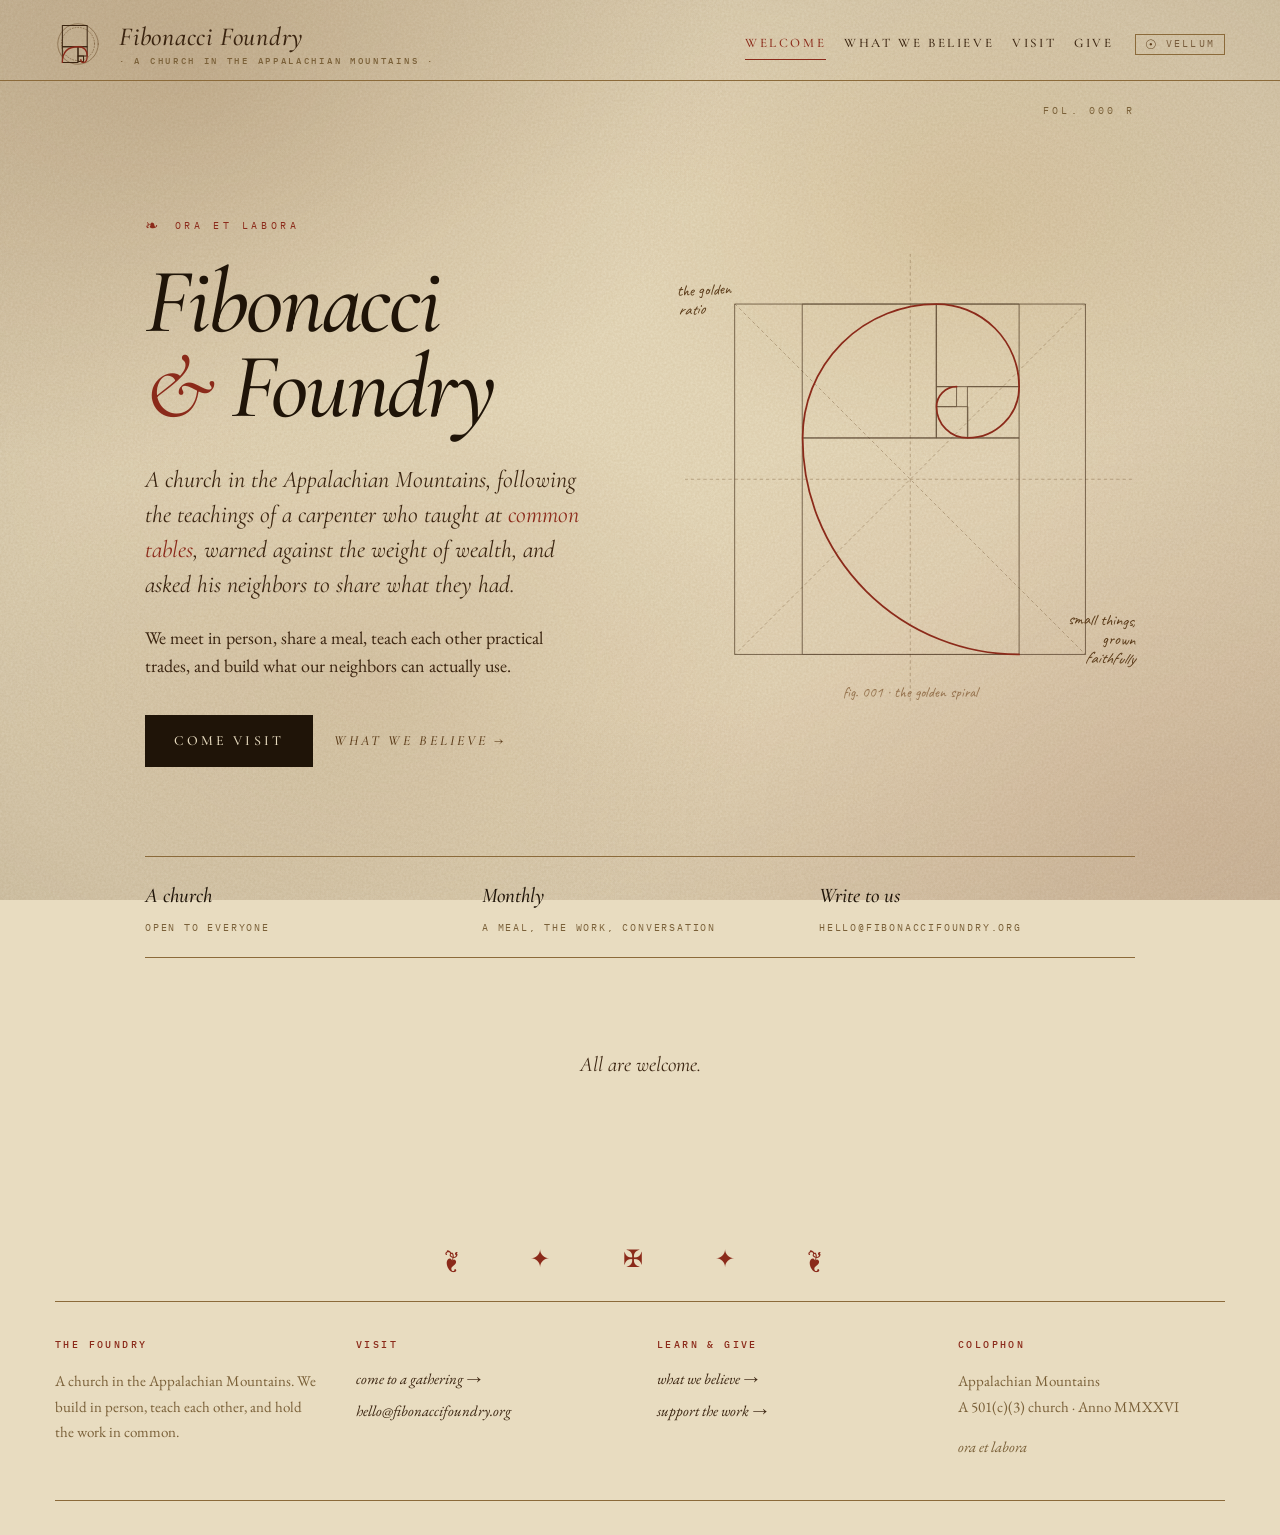
<file: index.html>
<!DOCTYPE html>
<html lang="en">
<head>
<meta charset="UTF-8">
<meta name="viewport" content="width=device-width, initial-scale=1">
<title>Fibonacci Foundry</title>
<meta name="description" content="A church in the Appalachian Mountains. We meet monthly, share a meal, teach each other practical trades, and build what our neighbors can use. All are welcome.">
<link rel="icon" href="favicon.svg" type="image/svg+xml">
<link rel="canonical" href="https://fibonaccifoundry.org/">

<!-- Open Graph · absolute by necessity; scrapers do not resolve relative paths -->
<meta property="og:type" content="website">
<meta property="og:url" content="https://fibonaccifoundry.org/">
<meta property="og:site_name" content="Fibonacci Foundry">
<meta property="og:title" content="Fibonacci &amp; Foundry">
<meta property="og:description" content="A church in the Appalachian Mountains. Monthly gatherings, and all are welcome.">
<meta property="og:image" content="https://fibonaccifoundry.org/og.png">
<meta property="og:image:width" content="1200">
<meta property="og:image:height" content="630">
<meta name="twitter:card" content="summary_large_image">

<!-- Mode before first paint. Deliberately blocking and inline: deferring
     this would flash vellum before repainting nocturne. -->
<script>(function(){try{var m=localStorage.getItem('ff-mode');if(!m&&window.matchMedia){m=window.matchMedia('(prefers-color-scheme: dark)').matches?'nocturne':'vellum';}document.documentElement.dataset.mode=m||'vellum';}catch(e){document.documentElement.dataset.mode='vellum';}})();</script>

<link rel="preconnect" href="https://fonts.googleapis.com">
<link rel="preconnect" href="https://fonts.gstatic.com" crossorigin>
<link href="https://fonts.googleapis.com/css2?family=EB+Garamond:ital,wght@0,400;0,500;0,600;1,400;1,500&family=Cormorant+Garamond:ital,wght@0,400;0,500;0,600;0,700;1,400;1,500&family=IBM+Plex+Mono:wght@400;500&family=Caveat:wght@400;600&display=swap" rel="stylesheet">
<link rel="stylesheet" href="styles/codex.css">
</head>
<body>

<a class="skip" href="#main">skip to content</a>

<!-- ── CHROME · identical on every route ── -->
<header>
  <div class="sigil">
    <svg viewBox="0 0 50 50" aria-hidden="true">
      <g class="stroke-thin" stroke-width="0.8"><circle cx="25" cy="25" r="22"/><circle cx="25" cy="25" r="18" stroke-dasharray="1 2"/></g>
      <g class="stroke" stroke-width="1.1"><rect x="8" y="28" width="17" height="17"/><rect x="25" y="28" width="10" height="10"/><rect x="25" y="38" width="6" height="6"/><rect x="8" y="5" width="27" height="23"/></g>
      <path class="stroke-rubric" stroke-width="1.4" d="M8 45 Q8 28 25 28 Q35 28 35 38 Q35 45 31 45 Q28 45 28 42"/>
    </svg>
    <div class="nm">Fibonacci Foundry<small>· A CHURCH IN THE APPALACHIAN MOUNTAINS ·</small></div>
  </div>
  <div class="chrome-right">
    <nav>
      <a href="index.html" class="here">Welcome</a>
      <a href="believe.html">What we believe</a>
      <a href="visit.html">Visit</a>
      <a href="sustain.html">Give</a>
    </nav>
    <button class="mode-toggle" type="button" aria-pressed="false"><span class="gl">☉</span><span class="lab">vellum</span></button>
  </div>
</header>

<main id="main">

<section class="incipit door">
  <div class="folio">FOL. 000 r</div>

  <div class="incipit-text">
    <div class="rubric-line">Ora et labora</div>
    <h1>Fibonacci<br/><span class="amp">&amp;</span> Foundry</h1>
    <p class="lede">A church in the Appalachian Mountains, following the teachings of a carpenter who taught at <em>common tables</em>, warned against the weight of wealth, and asked his neighbors to share what they had.</p>
    <p class="lede-plain">We meet in person, share a meal, teach each other practical trades, and build what our neighbors can actually use.</p>

    <div class="door-cta">
      <a href="visit.html" class="btn-illumin primary">Come visit</a>
      <a href="believe.html" class="btn-illumin quiet"><i>what we believe →</i></a>
    </div>
  </div>

  <div class="fig-wrap">
    <svg viewBox="0 0 360 360" role="img" aria-label="Golden spiral constructed from Fibonacci squares">
      <g class="stroke-thin" stroke-dasharray="2 3" opacity="0.5">
        <line x1="0" y1="180" x2="360" y2="180"/><line x1="180" y1="0" x2="180" y2="360"/>
        <line x1="40" y1="40" x2="320" y2="320"/><line x1="320" y1="40" x2="40" y2="320"/>
      </g>
      <!-- Golden spiral · ONE continuous path. Each quarter arc starts exactly
           where the previous ended and shares its tangent there, so the curve
           flows rather than turning corners. The construction squares are a
           true Fibonacci tiling of the 173x280 golden rectangle:
             173+107=280  107+66=173  66+41=107  41+25=66  25+16=41
           A spiral on these radii cannot be contained by a square — it spans a
           golden rectangle by definition — so the outer 280 square is a frame
           here, not the spiral's bounds. Verified: all joins exact to 1e-9.
           Do not hand-edit these coordinates; regenerate them. -->
      <g class="stroke" stroke-width="0.7" opacity="0.7">
        <rect x="40" y="40" width="280" height="280"/>
        <rect x="94" y="147" width="173" height="173"/><rect x="94" y="40" width="107" height="107"/>
        <rect x="201" y="40" width="66" height="66"/><rect x="226" y="106" width="41" height="41"/>
        <rect x="201" y="122" width="25" height="25"/><rect x="201" y="106" width="16" height="16"/>
      </g>
      <g class="stroke-rubric" stroke-width="1.4">
        <path d="M267 320 A173 173 0 0 1 94 147 A107 107 0 0 1 201 40 A66 66 0 0 1 267 106 A41 41 0 0 1 226 147 A25 25 0 0 1 201 122 A16 16 0 0 1 217 106"/>
      </g>
      <text x="180" y="354" text-anchor="middle" font-family="Caveat,cursive" font-size="12" fill="#7a5028" opacity="0.7">fig. 001 · the golden spiral</text>
    </svg>
    <div class="annot a1">the golden<br/><i>ratio</i></div>
    <div class="annot a2">small things,<br/>grown<br/><i>faithfully</i></div>
  </div>
</section>

<section class="door-notes" aria-label="At a glance">
  <div class="ledger">
    <div><b>A church</b>open to everyone</div>
    <div><b>Monthly</b>a meal, the work, conversation</div>
    <div><b><a href="#" data-mail>Write to us</a></b><span data-mail="text">hello at fibonaccifoundry dot org</span></div>
  </div>
</section>

<section class="closing">
  <div class="line">All are welcome.</div>
</section>

</main>

<!-- ── EXPLICIT · the close of the book ── -->
<div class="explicit">
  <div class="ornament" aria-hidden="true">❦ &nbsp; ✦ &nbsp; ✠ &nbsp; ✦ &nbsp; ❦</div>
  <div class="explicit-grid">
    <div class="ec"><h4>The Foundry</h4><p>A church in the Appalachian Mountains. We build in person, teach each other, and hold the work in common.</p></div>
    <div class="ec"><h4>Visit</h4><a href="visit.html">come to a gathering →</a><a href="#" data-mail="text">hello at fibonaccifoundry dot org</a></div>
    <div class="ec"><h4>Learn &amp; give</h4><a href="believe.html">what we believe →</a><a href="sustain.html">support the work →</a></div>
    <div class="ec"><h4>Colophon</h4><p>Appalachian Mountains<br/>A 501(c)(3) church · Anno MMXXVI</p><p><i>ora et labora</i></p></div>
  </div>
</div>

<script src="scripts/mode.js"></script>
<script src="scripts/mail.js"></script>
</body>
</html>
</file>
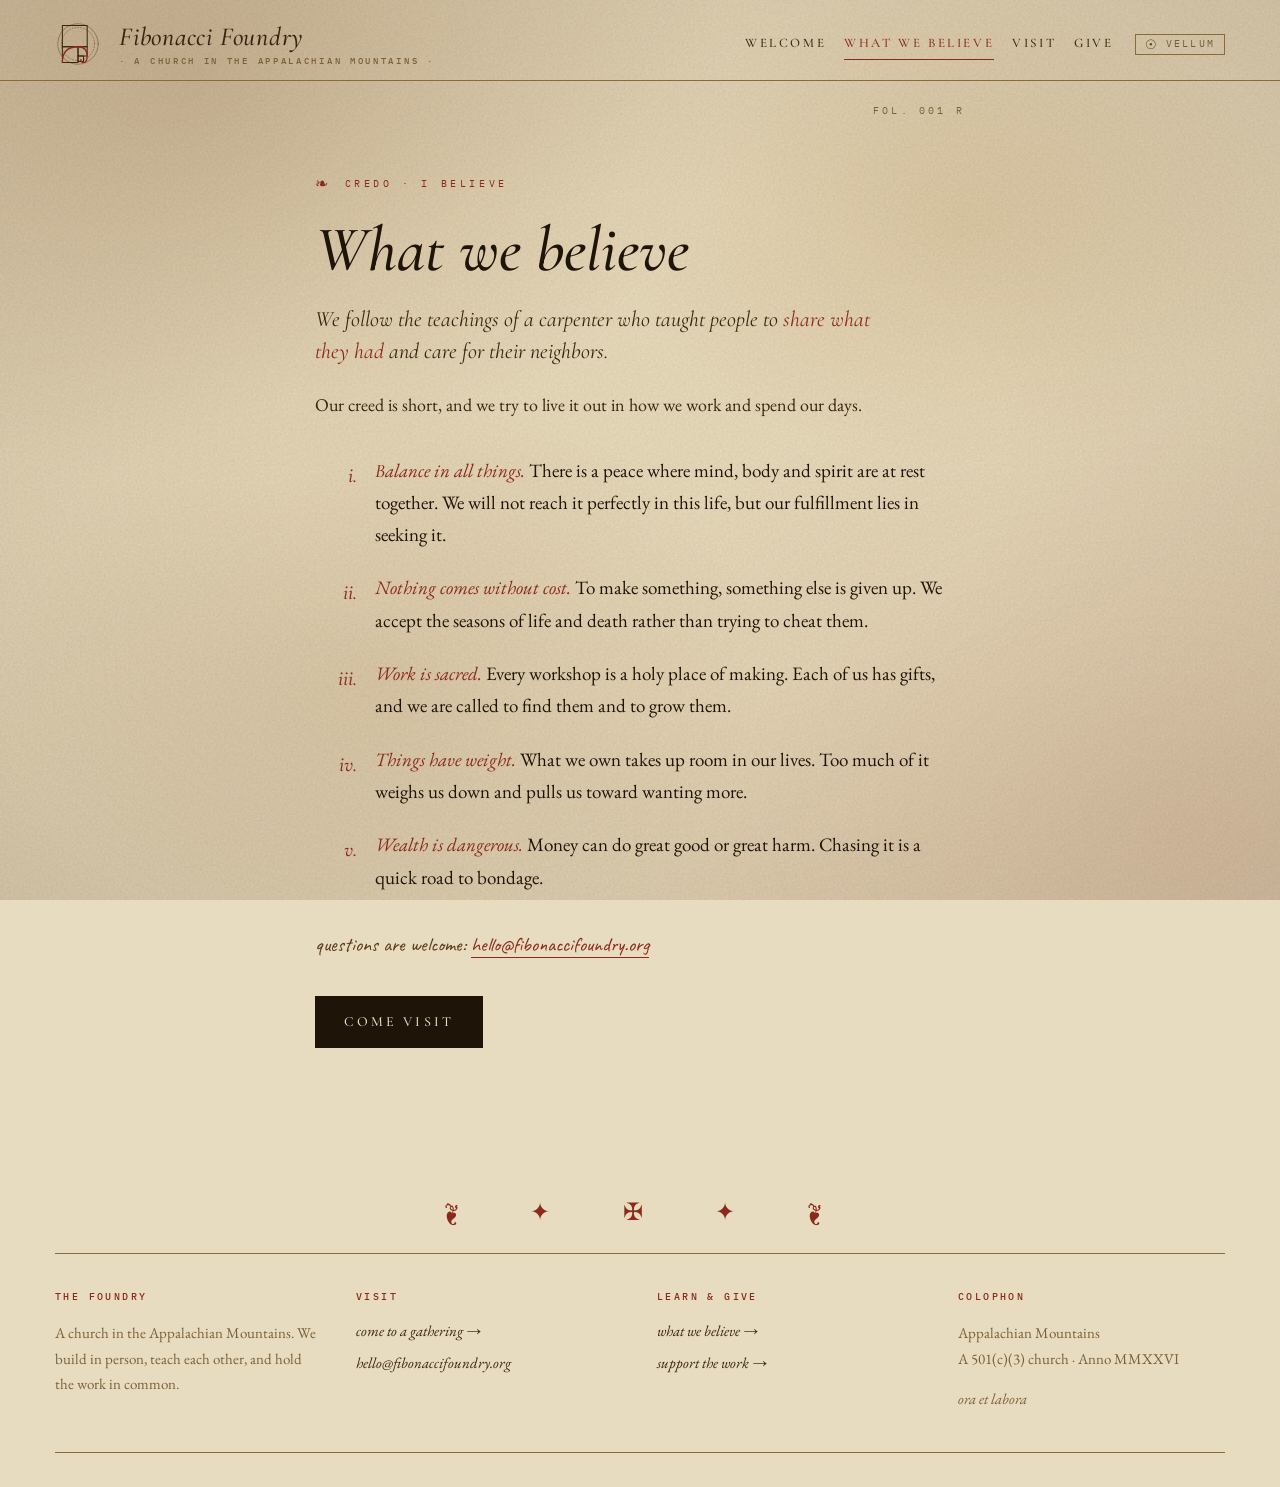
<file: believe.html>
<!DOCTYPE html>
<html lang="en">
<head>
<meta charset="UTF-8">
<meta name="viewport" content="width=device-width, initial-scale=1">
<title>What we believe · Fibonacci Foundry</title>
<meta name="description" content="Our creed, held as a practice: balance, honest cost, good work, and a light hold on money and things.">
<link rel="icon" href="favicon.svg" type="image/svg+xml">
<link rel="canonical" href="https://fibonaccifoundry.org/believe.html">

<meta property="og:type" content="website">
<meta property="og:url" content="https://fibonaccifoundry.org/believe.html">
<meta property="og:site_name" content="Fibonacci Foundry">
<meta property="og:title" content="What we believe">
<meta property="og:description" content="Our creed, held as a practice: balance, honest cost, good work, and a light hold on money and things.">
<meta property="og:image" content="https://fibonaccifoundry.org/og.png">
<meta property="og:image:width" content="1200">
<meta property="og:image:height" content="630">
<meta name="twitter:card" content="summary_large_image">

<script>(function(){try{var m=localStorage.getItem('ff-mode');if(!m&&window.matchMedia){m=window.matchMedia('(prefers-color-scheme: dark)').matches?'nocturne':'vellum';}document.documentElement.dataset.mode=m||'vellum';}catch(e){document.documentElement.dataset.mode='vellum';}})();</script>

<link rel="preconnect" href="https://fonts.googleapis.com">
<link rel="preconnect" href="https://fonts.gstatic.com" crossorigin>
<link href="https://fonts.googleapis.com/css2?family=EB+Garamond:ital,wght@0,400;0,500;0,600;1,400;1,500&family=Cormorant+Garamond:ital,wght@0,400;0,500;0,600;0,700;1,400;1,500&family=IBM+Plex+Mono:wght@400;500&family=Caveat:wght@400;600&display=swap" rel="stylesheet">
<link rel="stylesheet" href="styles/codex.css">
</head>
<body>

<a class="skip" href="#main">skip to content</a>

<!-- ── CHROME · identical on every route ── -->
<header>
  <div class="sigil">
    <svg viewBox="0 0 50 50" aria-hidden="true">
      <g class="stroke-thin" stroke-width="0.8"><circle cx="25" cy="25" r="22"/><circle cx="25" cy="25" r="18" stroke-dasharray="1 2"/></g>
      <g class="stroke" stroke-width="1.1"><rect x="8" y="28" width="17" height="17"/><rect x="25" y="28" width="10" height="10"/><rect x="25" y="38" width="6" height="6"/><rect x="8" y="5" width="27" height="23"/></g>
      <path class="stroke-rubric" stroke-width="1.4" d="M8 45 Q8 28 25 28 Q35 28 35 38 Q35 45 31 45 Q28 45 28 42"/>
    </svg>
    <div class="nm">Fibonacci Foundry<small>· A CHURCH IN THE APPALACHIAN MOUNTAINS ·</small></div>
  </div>
  <div class="chrome-right">
    <nav>
      <a href="index.html">Welcome</a>
      <a href="believe.html" class="here">What we believe</a>
      <a href="visit.html">Visit</a>
      <a href="sustain.html">Give</a>
    </nav>
    <button class="mode-toggle" type="button" aria-pressed="false"><span class="gl">☉</span><span class="lab">vellum</span></button>
  </div>
</header>

<main id="main">

<section class="leaf">
  <div class="folio">FOL. 001 r</div>

  <div class="rubric-line">Credo · I believe</div>
  <h1>What we believe</h1>
  <p class="statement">We follow the teachings of a carpenter who taught people to <em>share what they had</em> and care for their neighbors.</p>
  <p class="body">Our creed is short, and we try to live it out in how we work and spend our days.</p>

  <div class="verses">
    <div class="verse"><span class="v">i.</span><p><em>Balance in all things.</em> There is a peace where mind, body and spirit are at rest together. We will not reach it perfectly in this life, but our fulfillment lies in seeking it.</p></div>
    <div class="verse"><span class="v">ii.</span><p><em>Nothing comes without cost.</em> To make something, something else is given up. We accept the seasons of life and death rather than trying to cheat them.</p></div>
    <div class="verse"><span class="v">iii.</span><p><em>Work is sacred.</em> Every workshop is a holy place of making. Each of us has gifts, and we are called to find them and to grow them.</p></div>
    <div class="verse"><span class="v">iv.</span><p><em>Things have weight.</em> What we own takes up room in our lives. Too much of it weighs us down and pulls us toward wanting more.</p></div>
    <div class="verse"><span class="v">v.</span><p><em>Wealth is dangerous.</em> Money can do great good or great harm. Chasing it is a quick road to bondage.</p></div>
  </div>

  <div class="aside">questions are welcome: <a class="mail" href="#" data-mail="text">hello at fibonaccifoundry dot org</a></div>
  <a href="visit.html" class="btn-illumin primary">Come visit</a>
</section>

</main>

<!-- ── EXPLICIT · the close of the book ── -->
<div class="explicit">
  <div class="ornament" aria-hidden="true">❦ &nbsp; ✦ &nbsp; ✠ &nbsp; ✦ &nbsp; ❦</div>
  <div class="explicit-grid">
    <div class="ec"><h4>The Foundry</h4><p>A church in the Appalachian Mountains. We build in person, teach each other, and hold the work in common.</p></div>
    <div class="ec"><h4>Visit</h4><a href="visit.html">come to a gathering →</a><a href="#" data-mail="text">hello at fibonaccifoundry dot org</a></div>
    <div class="ec"><h4>Learn &amp; give</h4><a href="believe.html">what we believe →</a><a href="sustain.html">support the work →</a></div>
    <div class="ec"><h4>Colophon</h4><p>Appalachian Mountains<br/>A 501(c)(3) church · Anno MMXXVI</p><p><i>ora et labora</i></p></div>
  </div>
</div>

<script src="scripts/mode.js"></script>
<script src="scripts/mail.js"></script>
</body>
</html>
</file>
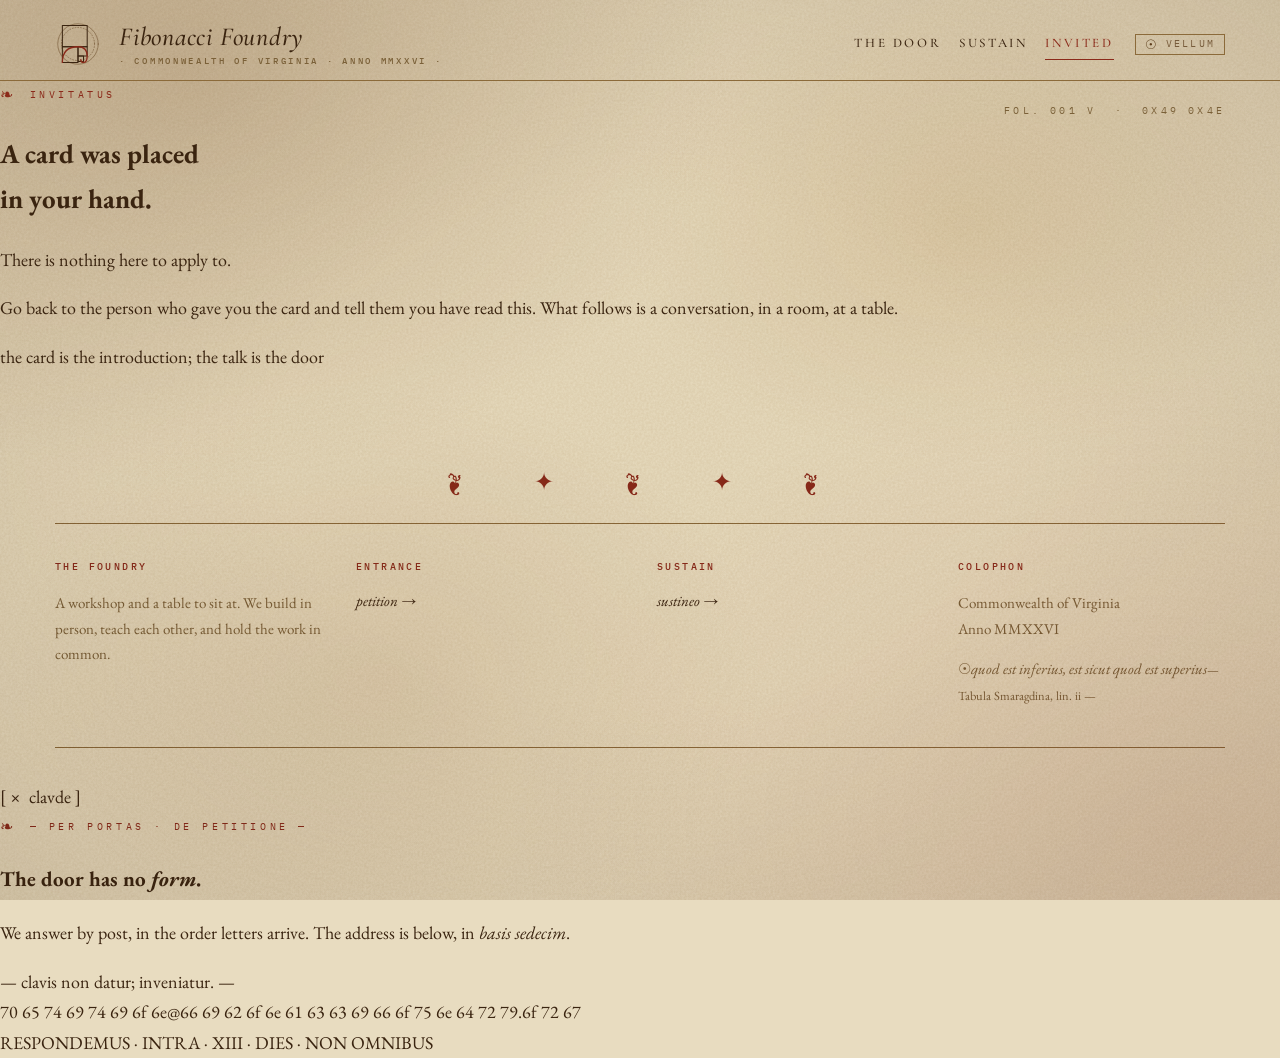
<file: invited.html>
<!DOCTYPE html>
<html lang="en">
<head>
<meta charset="UTF-8">
<meta name="viewport" content="width=device-width, initial-scale=1">
<title>Invited · Fibonacci Foundry</title>
<meta name="description" content="A card was placed in your hand. There is nothing here to apply to.">
<link rel="icon" href="favicon.svg" type="image/svg+xml">
<link rel="canonical" href="https://fibonaccifoundry.org/invited.html">
<meta name="robots" content="noindex">

<meta property="og:type" content="website">
<meta property="og:url" content="https://fibonaccifoundry.org/invited.html">
<meta property="og:site_name" content="Fibonacci Foundry">
<meta property="og:title" content="A card was placed in your hand.">
<meta property="og:description" content="There is nothing here to apply to.">
<meta property="og:image" content="https://fibonaccifoundry.org/og.png">
<meta property="og:image:width" content="1200">
<meta property="og:image:height" content="630">
<meta name="twitter:card" content="summary_large_image">

<script>(function(){try{var m=localStorage.getItem('ff-mode');if(!m&&window.matchMedia){m=window.matchMedia('(prefers-color-scheme: dark)').matches?'nocturne':'vellum';}document.documentElement.dataset.mode=m||'vellum';}catch(e){document.documentElement.dataset.mode='vellum';}})();</script>

<link rel="preconnect" href="https://fonts.googleapis.com">
<link rel="preconnect" href="https://fonts.gstatic.com" crossorigin>
<link href="https://fonts.googleapis.com/css2?family=EB+Garamond:ital,wght@0,400;0,500;0,600;1,400;1,500&family=Cormorant+Garamond:ital,wght@0,400;0,500;0,600;0,700;1,400;1,500&family=IBM+Plex+Mono:wght@400;500&family=Caveat:wght@400;600&display=swap" rel="stylesheet">
<link rel="stylesheet" href="styles/codex.css">
</head>
<body>

<a class="skip" href="#main">skip to content</a>

<header>
  <div class="sigil">
    <svg viewBox="0 0 50 50" aria-hidden="true">
      <g class="stroke-thin" stroke-width="0.8"><circle cx="25" cy="25" r="22"/><circle cx="25" cy="25" r="18" stroke-dasharray="1 2"/></g>
      <g class="stroke" stroke-width="1.1"><rect x="8" y="28" width="17" height="17"/><rect x="25" y="28" width="10" height="10"/><rect x="25" y="38" width="6" height="6"/><rect x="8" y="5" width="27" height="23"/></g>
      <path class="stroke-rubric" stroke-width="1.4" d="M8 45 Q8 28 25 28 Q35 28 35 38 Q35 45 31 45 Q28 45 28 42"/>
    </svg>
    <div class="nm">Fibonacci Foundry<small>· COMMONWEALTH OF VIRGINIA · ANNO MMXXVI ·</small></div>
  </div>
  <div class="chrome-right">
    <nav>
      <a href="index.html">The Door</a>
      <a href="sustain.html">Sustain</a>
      <a href="invited.html" class="here">Invited</a>
    </nav>
    <button class="mode-toggle" type="button" aria-pressed="false"><span class="gl">☉</span><span class="lab">vellum</span></button>
  </div>
</header>

<main id="main">

<!-- Terminal by design. No form, no calendar link, no address, no CTA.
     The absence of an action IS the design here — do not add one. -->
<section class="invited">
  <div class="folio">FOL. 001 v &nbsp;·&nbsp; <span class="cipher-stamp" title="sedecim" role="button" tabindex="0">0x49 0x4e</span></div>

  <div class="rubric-line">Invitatus</div>
  <h1>A card was placed<br/>in your hand.</h1>
  <p class="statement">There is nothing here to apply to.</p>
  <p class="body">Go back to the person who gave you the card and tell them you have read this. What follows is a conversation, in a room, at a table.</p>
  <div class="aside">the card is the introduction; the talk is the door</div>

</section>

</main>

<div class="explicit">
  <div class="ornament">❦ &nbsp; ✦ &nbsp; ❦ &nbsp; ✦ &nbsp; ❦</div>
  <div class="explicit-grid">
    <div class="ec"><h4>The Foundry</h4><p>A workshop and a table to sit at. We build in person, teach each other, and hold the work in common.</p></div>
    <div class="ec"><h4>Entrance</h4><a href="#" data-petition>petition →</a></div>
    <div class="ec"><h4>Sustain</h4><a href="sustain.html">sustineo →</a></div>
    <div class="ec"><h4>Colophon</h4><p>Commonwealth of Virginia<br/>Anno MMXXVI</p><p><span class="smaragd" aria-label="emerald tablet">☉<span class="reveal"><i>quod est inferius, est sicut quod est superius</i><small>— Tabula Smaragdina, lin. ii —</small></span></span></p></div>
  </div>
</div>

<!-- ── CIPHER VEIL ── -->
<div class="cipher-veil" id="cipher-veil" role="dialog" aria-modal="true" aria-hidden="true">
  <div class="cipher-card">
    <div class="x" id="cipher-x" role="button" tabindex="0" aria-label="close">[ &times; &nbsp;clavde&nbsp;]</div>
    <div class="rubric-line">— Per Portas · de petitione —</div>
    <h3>The door has no <em>form</em>.</h3>
    <p>We answer by post, in the order letters arrive. The address is below, in <em>basis sedecim</em>.</p>
    <div class="lat-line">— clavis non datur; inveniatur. —</div>
    <div class="hex">70 65 74 69 74 69 6f 6e<span class="sep">@</span>66 69 62 6f 6e 61 63 63 69 66 6f 75 6e 64 72 79<span class="sep">.</span>6f 72 67</div>
    <div class="footnote">RESPONDEMUS · <span>INTRA · XIII · DIES</span> · NON OMNIBUS</div>
  </div>
</div>

<script src="scripts/cipher.js"></script>
<script src="scripts/mode.js"></script>
</body>
</html>
</file>
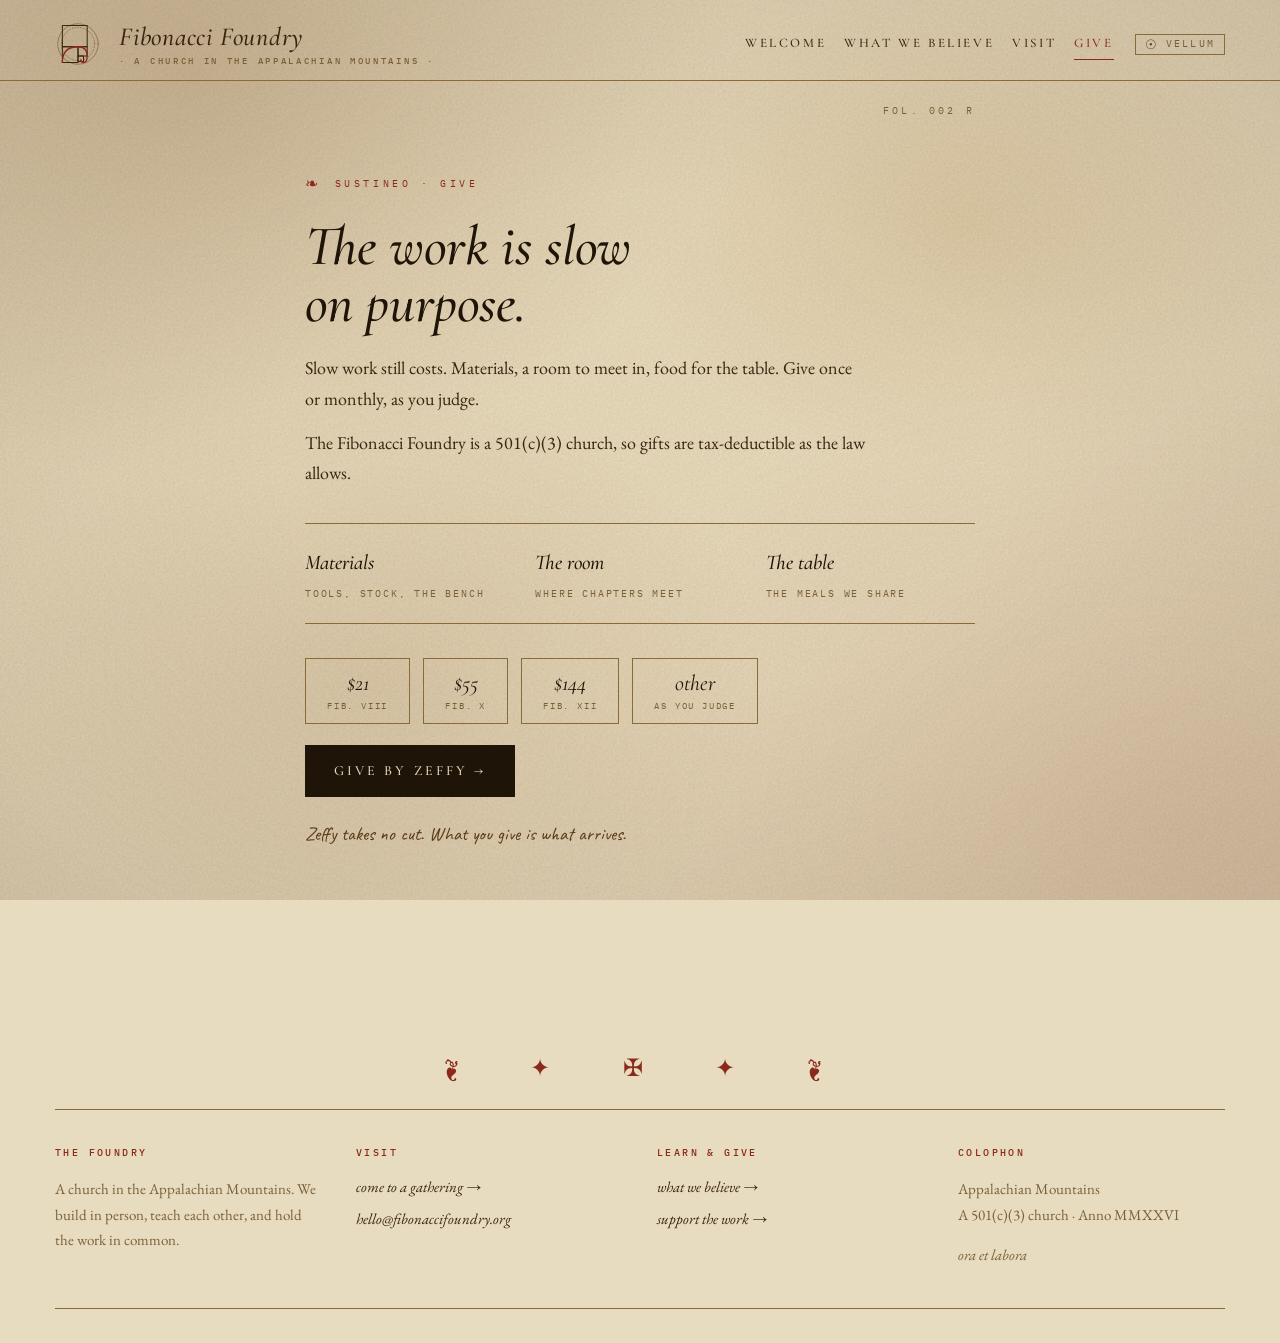
<file: sustain.html>
<!DOCTYPE html>
<html lang="en">
<head>
<meta charset="UTF-8">
<meta name="viewport" content="width=device-width, initial-scale=1">
<title>Sustain · Fibonacci Foundry</title>
<meta name="description" content="Slow work still costs. Give once or monthly, as you judge.">
<link rel="icon" href="favicon.svg" type="image/svg+xml">
<link rel="canonical" href="https://fibonaccifoundry.org/sustain.html">

<meta property="og:type" content="website">
<meta property="og:url" content="https://fibonaccifoundry.org/sustain.html">
<meta property="og:site_name" content="Fibonacci Foundry">
<meta property="og:title" content="The work is slow on purpose.">
<meta property="og:description" content="Slow work still costs. Give once or monthly, as you judge.">
<meta property="og:image" content="https://fibonaccifoundry.org/og.png">
<meta property="og:image:width" content="1200">
<meta property="og:image:height" content="630">
<meta name="twitter:card" content="summary_large_image">

<script>(function(){try{var m=localStorage.getItem('ff-mode');if(!m&&window.matchMedia){m=window.matchMedia('(prefers-color-scheme: dark)').matches?'nocturne':'vellum';}document.documentElement.dataset.mode=m||'vellum';}catch(e){document.documentElement.dataset.mode='vellum';}})();</script>

<link rel="preconnect" href="https://fonts.googleapis.com">
<link rel="preconnect" href="https://fonts.gstatic.com" crossorigin>
<link href="https://fonts.googleapis.com/css2?family=EB+Garamond:ital,wght@0,400;0,500;0,600;1,400;1,500&family=Cormorant+Garamond:ital,wght@0,400;0,500;0,600;0,700;1,400;1,500&family=IBM+Plex+Mono:wght@400;500&family=Caveat:wght@400;600&display=swap" rel="stylesheet">
<link rel="stylesheet" href="styles/codex.css">
</head>
<body>

<a class="skip" href="#main">skip to content</a>

<!-- ── CHROME · identical on every route ── -->
<header>
  <div class="sigil">
    <svg viewBox="0 0 50 50" aria-hidden="true">
      <g class="stroke-thin" stroke-width="0.8"><circle cx="25" cy="25" r="22"/><circle cx="25" cy="25" r="18" stroke-dasharray="1 2"/></g>
      <g class="stroke" stroke-width="1.1"><rect x="8" y="28" width="17" height="17"/><rect x="25" y="28" width="10" height="10"/><rect x="25" y="38" width="6" height="6"/><rect x="8" y="5" width="27" height="23"/></g>
      <path class="stroke-rubric" stroke-width="1.4" d="M8 45 Q8 28 25 28 Q35 28 35 38 Q35 45 31 45 Q28 45 28 42"/>
    </svg>
    <div class="nm">Fibonacci Foundry<small>· A CHURCH IN THE APPALACHIAN MOUNTAINS ·</small></div>
  </div>
  <div class="chrome-right">
    <nav>
      <a href="index.html">Welcome</a>
      <a href="believe.html">What we believe</a>
      <a href="visit.html">Visit</a>
      <a href="sustain.html" class="here">Give</a>
    </nav>
    <button class="mode-toggle" type="button" aria-pressed="false"><span class="gl">☉</span><span class="lab">vellum</span></button>
  </div>
</header>

<main id="main">

<!-- A plate, not a banner. No progress bar, no urgency, no default-selected
     amount. The ledger states where the money goes BEFORE any amount is
     shown. -->
<section class="sustain">
  <div class="folio">FOL. 002 r</div>

  <div class="rubric-line">Sustineo · give</div>
  <h1>The work is slow<br/>on purpose.</h1>
  <p>Slow work still costs. Materials, a room to meet in, food for the table. Give once or monthly, as you judge.</p>
  <p>The Fibonacci Foundry is a 501(c)(3) church, so gifts are tax-deductible as the law allows.</p>

  <div class="ledger">
    <div><b>Materials</b>tools, stock, the bench</div>
    <div><b>The room</b>where chapters meet</div>
    <div><b>The table</b>the meals we share</div>
  </div>

  <div class="amt-row">
    <button class="amt" type="button" aria-pressed="false" data-amount="21">$21<small>fib. viii</small></button>
    <button class="amt" type="button" aria-pressed="false" data-amount="55">$55<small>fib. x</small></button>
    <button class="amt" type="button" aria-pressed="false" data-amount="144">$144<small>fib. xii</small></button>
    <button class="amt" type="button" aria-pressed="false">other<small>as you judge</small></button>
  </div>

  <!-- TODO before launch: set ZEFFY_URL at the top of scripts/sustain.js.
       Until then this button is deliberately disabled and annotated. -->
  <a id="give" class="btn-illumin primary" aria-disabled="true">Give by Zeffy →</a>
  <div class="pending" id="give-pending" hidden>Zeffy form not yet configured. See scripts/sustain.js</div>

  <p class="note-hand">Zeffy takes no cut. What you give is what arrives.</p>
</section>

</main>

<!-- ── EXPLICIT · the close of the book ── -->
<div class="explicit">
  <div class="ornament" aria-hidden="true">❦ &nbsp; ✦ &nbsp; ✠ &nbsp; ✦ &nbsp; ❦</div>
  <div class="explicit-grid">
    <div class="ec"><h4>The Foundry</h4><p>A church in the Appalachian Mountains. We build in person, teach each other, and hold the work in common.</p></div>
    <div class="ec"><h4>Visit</h4><a href="visit.html">come to a gathering →</a><a href="#" data-mail="text">hello at fibonaccifoundry dot org</a></div>
    <div class="ec"><h4>Learn &amp; give</h4><a href="believe.html">what we believe →</a><a href="sustain.html">support the work →</a></div>
    <div class="ec"><h4>Colophon</h4><p>Appalachian Mountains<br/>A 501(c)(3) church · Anno MMXXVI</p><p><i>ora et labora</i></p></div>
  </div>
</div>

<script src="scripts/mode.js"></script>
<script src="scripts/mail.js"></script>
<script src="scripts/sustain.js"></script>
</body>
</html>
</file>
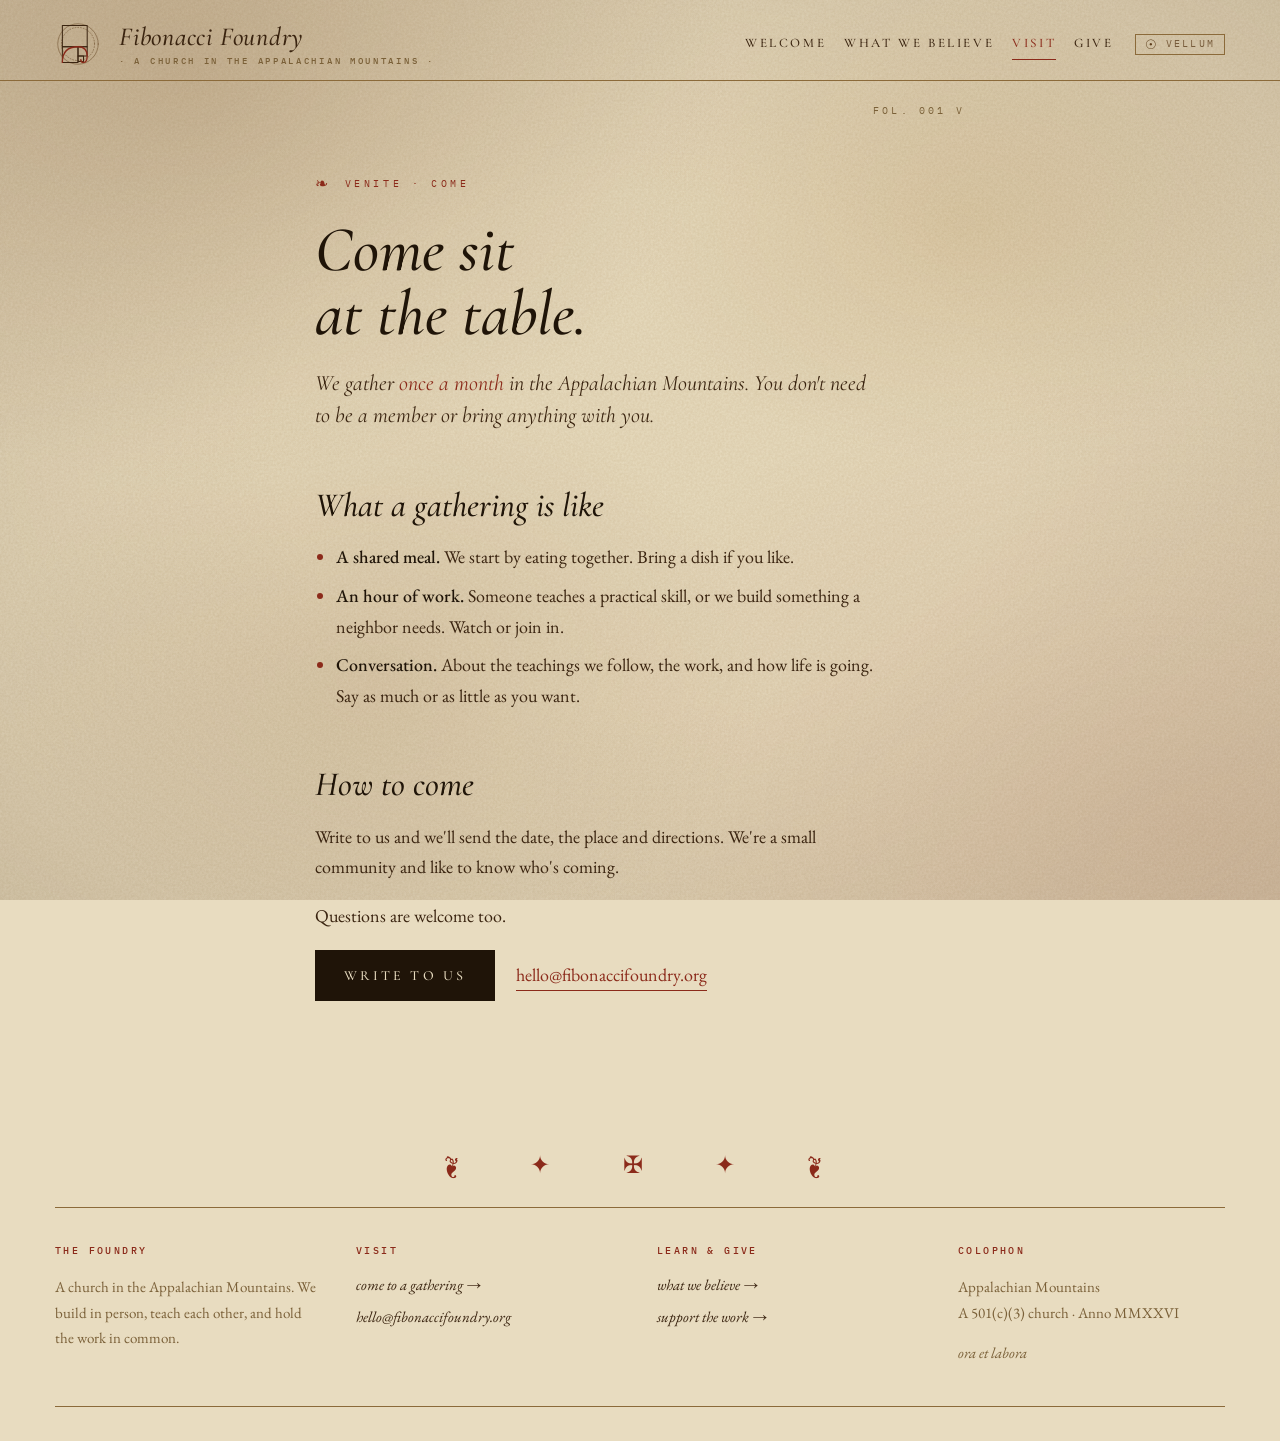
<file: visit.html>
<!DOCTYPE html>
<html lang="en">
<head>
<meta charset="UTF-8">
<meta name="viewport" content="width=device-width, initial-scale=1">
<title>Visit · Fibonacci Foundry</title>
<meta name="description" content="We gather monthly in the Appalachian Mountains for a meal, an hour of work, and conversation. Everyone is welcome; write and we will send the details.">
<link rel="icon" href="favicon.svg" type="image/svg+xml">
<link rel="canonical" href="https://fibonaccifoundry.org/visit.html">

<meta property="og:type" content="website">
<meta property="og:url" content="https://fibonaccifoundry.org/visit.html">
<meta property="og:site_name" content="Fibonacci Foundry">
<meta property="og:title" content="Come sit at the table.">
<meta property="og:description" content="We gather monthly in the Appalachian Mountains for a meal, an hour of work, and conversation. Everyone is welcome; write and we will send the details.">
<meta property="og:image" content="https://fibonaccifoundry.org/og.png">
<meta property="og:image:width" content="1200">
<meta property="og:image:height" content="630">
<meta name="twitter:card" content="summary_large_image">

<script>(function(){try{var m=localStorage.getItem('ff-mode');if(!m&&window.matchMedia){m=window.matchMedia('(prefers-color-scheme: dark)').matches?'nocturne':'vellum';}document.documentElement.dataset.mode=m||'vellum';}catch(e){document.documentElement.dataset.mode='vellum';}})();</script>

<link rel="preconnect" href="https://fonts.googleapis.com">
<link rel="preconnect" href="https://fonts.gstatic.com" crossorigin>
<link href="https://fonts.googleapis.com/css2?family=EB+Garamond:ital,wght@0,400;0,500;0,600;1,400;1,500&family=Cormorant+Garamond:ital,wght@0,400;0,500;0,600;0,700;1,400;1,500&family=IBM+Plex+Mono:wght@400;500&family=Caveat:wght@400;600&display=swap" rel="stylesheet">
<link rel="stylesheet" href="styles/codex.css">
</head>
<body>

<a class="skip" href="#main">skip to content</a>

<!-- ── CHROME · identical on every route ── -->
<header>
  <div class="sigil">
    <svg viewBox="0 0 50 50" aria-hidden="true">
      <g class="stroke-thin" stroke-width="0.8"><circle cx="25" cy="25" r="22"/><circle cx="25" cy="25" r="18" stroke-dasharray="1 2"/></g>
      <g class="stroke" stroke-width="1.1"><rect x="8" y="28" width="17" height="17"/><rect x="25" y="28" width="10" height="10"/><rect x="25" y="38" width="6" height="6"/><rect x="8" y="5" width="27" height="23"/></g>
      <path class="stroke-rubric" stroke-width="1.4" d="M8 45 Q8 28 25 28 Q35 28 35 38 Q35 45 31 45 Q28 45 28 42"/>
    </svg>
    <div class="nm">Fibonacci Foundry<small>· A CHURCH IN THE APPALACHIAN MOUNTAINS ·</small></div>
  </div>
  <div class="chrome-right">
    <nav>
      <a href="index.html">Welcome</a>
      <a href="believe.html">What we believe</a>
      <a href="visit.html" class="here">Visit</a>
      <a href="sustain.html">Give</a>
    </nav>
    <button class="mode-toggle" type="button" aria-pressed="false"><span class="gl">☉</span><span class="lab">vellum</span></button>
  </div>
</header>

<main id="main">

<section class="leaf">
  <div class="folio">FOL. 001 v</div>

  <div class="rubric-line">Venite · come</div>
  <h1>Come sit<br/>at the table.</h1>
  <p class="statement">We gather <em>once a month</em> in the Appalachian Mountains. You don't need to be a member or bring anything with you.</p>

  <h2>What a gathering is like</h2>
  <ul class="plain">
    <li><b>A shared meal.</b> We start by eating together. Bring a dish if you like.</li>
    <li><b>An hour of work.</b> Someone teaches a practical skill, or we build something a neighbor needs. Watch or join in.</li>
    <li><b>Conversation.</b> About the teachings we follow, the work, and how life is going. Say as much or as little as you want.</li>
  </ul>

  <h2>How to come</h2>
  <p class="body">Write to us and we'll send the date, the place and directions. We're a small community and like to know who's coming.</p>
  <p class="body">Questions are welcome too.</p>

  <div class="door-cta">
    <a href="#" data-mail data-subject="I'd like to visit" class="btn-illumin primary">Write to us</a>
    <a class="mail" href="#" data-mail="text">hello at fibonaccifoundry dot org</a>
  </div>
</section>

</main>

<!-- ── EXPLICIT · the close of the book ── -->
<div class="explicit">
  <div class="ornament" aria-hidden="true">❦ &nbsp; ✦ &nbsp; ✠ &nbsp; ✦ &nbsp; ❦</div>
  <div class="explicit-grid">
    <div class="ec"><h4>The Foundry</h4><p>A church in the Appalachian Mountains. We build in person, teach each other, and hold the work in common.</p></div>
    <div class="ec"><h4>Visit</h4><a href="visit.html">come to a gathering →</a><a href="#" data-mail="text">hello at fibonaccifoundry dot org</a></div>
    <div class="ec"><h4>Learn &amp; give</h4><a href="believe.html">what we believe →</a><a href="sustain.html">support the work →</a></div>
    <div class="ec"><h4>Colophon</h4><p>Appalachian Mountains<br/>A 501(c)(3) church · Anno MMXXVI</p><p><i>ora et labora</i></p></div>
  </div>
</div>

<script src="scripts/mode.js"></script>
<script src="scripts/mail.js"></script>
</body>
</html>
</file>
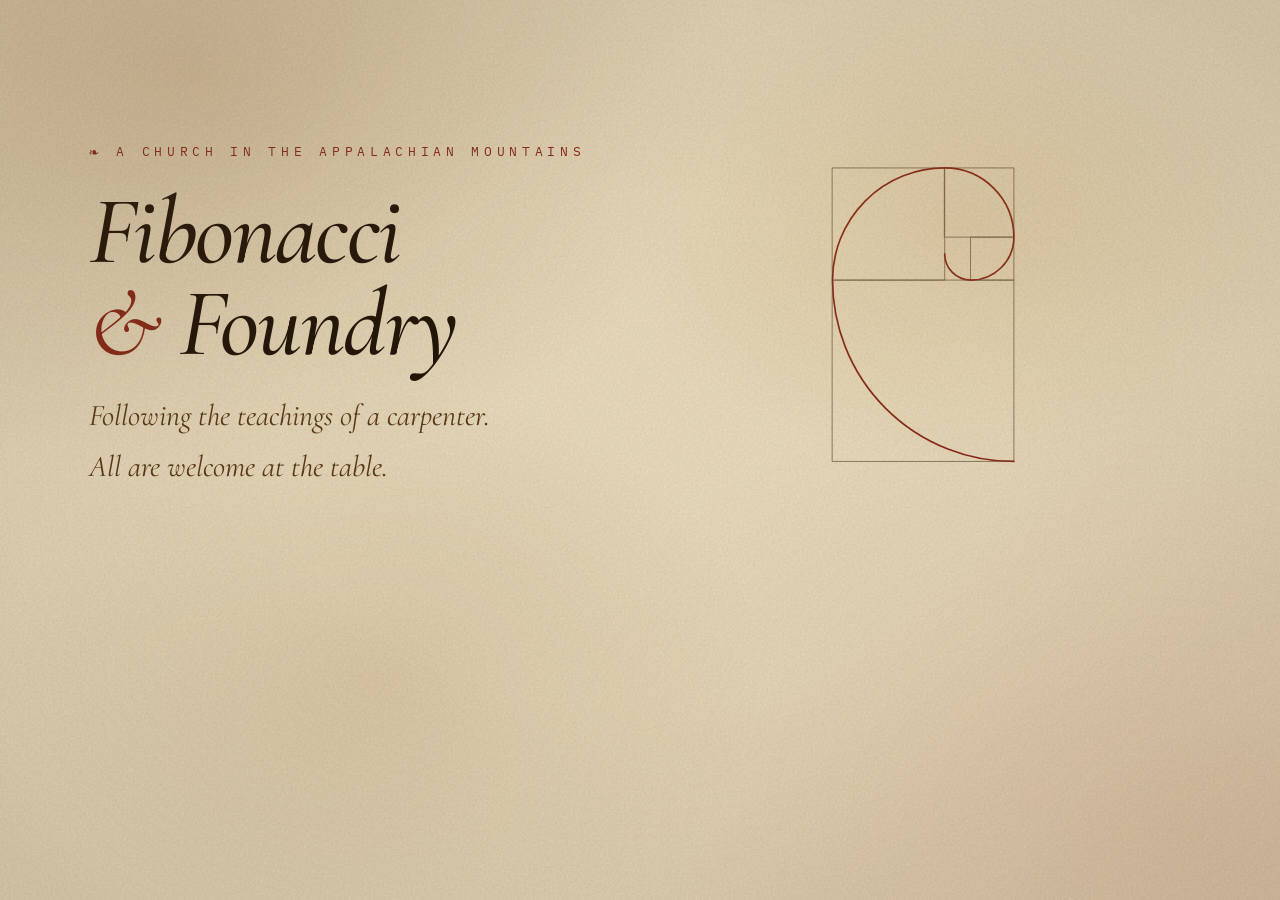
<file: tools/og.html>
<!DOCTYPE html>
<html lang="en" data-mode="vellum">
<head>
<meta charset="UTF-8">
<title>OG plate · 1200 × 630</title>
<!-- Source for /og.png. Not part of the deployed site — tools/ is
     excluded from the Pages artifact. Regenerate with:
       tools/build-og.sh
     Spec: § 002 of the pattern sheet. Reuses the spiral figure.
     No photograph, no face, no gradient. The line under the mark says
     plainly who we are and that people are welcome. -->
<link href="https://fonts.googleapis.com/css2?family=EB+Garamond:ital,wght@0,400;0,500;0,600;1,400;1,500&family=Cormorant+Garamond:ital,wght@0,400;0,500;0,600;0,700;1,400;1,500&family=IBM+Plex+Mono:wght@400;500&family=Caveat:wght@400;600&display=swap" rel="stylesheet">
<link rel="stylesheet" href="../styles/codex.css">
<style>
  html,body { margin:0; padding:0; width:1200px; height:630px; overflow:hidden; }
  /* the ground textures on body are fixed-position and fine at this size */
  .plate-og {
    width:1200px; height:630px; box-sizing:border-box;
    background:var(--paper); display:grid;
    grid-template-columns:1.618fr 1fr; align-items:center; gap:34px;
    padding:55px 89px;
  }
  .plate-og .mark {
    font-family:'Cormorant Garamond',serif; font-style:italic; font-weight:500;
    font-size:96px; line-height:0.95; color:var(--ink); letter-spacing:-0.02em;
    margin-top:18px;
  }
  .plate-og .mark .amp { color:var(--rubric); font-weight:400; }
  .plate-og .lat {
    font-family:'Cormorant Garamond',serif; font-style:italic;
    font-size:30px; color:var(--sepia2); margin-top:21px;
  }
  .plate-og .rubric-line { font-size:13px; letter-spacing:0.36em; }
</style>
</head>
<body>
<div class="plate-og">
  <div>
    <div class="rubric-line">A church in the Appalachian Mountains</div>
    <div class="mark">Fibonacci<br/><span class="amp">&amp;</span> Foundry</div>
    <div class="lat">Following the teachings of a carpenter.<br/>All are welcome at the table.</div>
  </div>
  <svg viewBox="0 0 360 360" aria-hidden="true">
    <!-- same corrected spiral as /, fewer construction squares — the preview is
         seen small. Regenerate, do not hand-edit. -->
    <g class="stroke" stroke-width="0.7" opacity="0.7">
      <rect x="94" y="147" width="173" height="173"/><rect x="94" y="40" width="107" height="107"/>
      <rect x="201" y="40" width="66" height="66"/><rect x="226" y="106" width="41" height="41"/>
    </g>
    <g class="stroke-rubric" stroke-width="1.6">
      <path d="M267 320 A173 173 0 0 1 94 147 A107 107 0 0 1 201 40 A66 66 0 0 1 267 106 A41 41 0 0 1 226 147 A25 25 0 0 1 201 122"/>
    </g>
  </svg>
</div>
</body>
</html>
</file>
<file: styles/codex.css>
/* ═══════════════════════════════════════════════════════════════════
   FIBONACCI FOUNDRY · shared stylesheet · Codex Fibonacci
   Loaded by every page. Page-specific CSS lives in a <style> block
   in that page's <head>, BELOW this import.
   ─────────────────────────────────────────────────────────────────
   sections, in order:
     · tokens           variables for color, type, rule
     · base             reset + body + paper texture
     · primitives       hand strokes, mono/disp/hand fonts
     · chrome           header, sigil, nav, folio, footer/explicit
     · incipit          hero block (h1 + subtitle + sotto)
     · buttons          .btn-illumin + .primary
     · chapter          spread layout, verses w/ drop cap, sketch
     · plates           Discipline plates (with .alch-stamp)
     · hours            the rule of hours grid
     · writ             essay teasers (codex front) and indexes
     · gate             call-to-action block
     · alchemy          stamps
     · longread         article / essay long-form (writings/*)
   ═══════════════════════════════════════════════════════════════════ */

:root {
  --paper:#e8dcc0; --paper2:#decea8; --paper3:#c9b585;
  --sepia:#3a2410; --sepia2:#5a3a18; --sepia3:#7a5028;
  --rule:#8b6a3a; --rubric:#8b2a1a; --gold:#a8742a;
  --mute:#7a6038; --ink:#1f1408;
}
*,*::before,*::after { box-sizing:border-box; }
html,body { margin:0; padding:0; background:var(--paper); color:var(--sepia); font-family:'EB Garamond',serif; font-size:18px; line-height:1.7; }
body { overflow-x:hidden; }
a { color:inherit; text-decoration:none; }

/* aged vellum + foxing */
body::before {
  content:""; position:fixed; inset:0; pointer-events:none; z-index:0;
  background-image:
    radial-gradient(ellipse at 15% 8%, rgba(122,80,40,0.22) 0, transparent 35%),
    radial-gradient(ellipse at 92% 92%, rgba(139,42,26,0.10) 0, transparent 40%),
    radial-gradient(ellipse at 75% 25%, rgba(160,110,40,0.14) 0, transparent 25%),
    radial-gradient(ellipse at 30% 75%, rgba(120,70,30,0.12) 0, transparent 30%),
    radial-gradient(ellipse at 50% 50%, transparent 40%, rgba(60,30,10,0.12) 100%);
}
body::after {
  content:""; position:fixed; inset:0; pointer-events:none; z-index:1;
  background-image:url("data:image/svg+xml;utf8,<svg xmlns='http://www.w3.org/2000/svg' width='360' height='360'><filter id='n'><feTurbulence type='fractalNoise' baseFrequency='0.45' numOctaves='3'/><feColorMatrix values='0 0 0 0 0.35 0 0 0 0 0.22 0 0 0 0 0.06 0 0 0 0.22 0'/></filter><rect width='100%' height='100%' filter='url(%23n)'/></svg>");
  mix-blend-mode:multiply; opacity:0.75;
}
main, header, footer { position:relative; z-index:2; }

/* primitive utilities */
.hand { font-family:'Caveat',cursive; color:var(--sepia2); }
.mono { font-family:'IBM Plex Mono',monospace; }
.disp { font-family:'Cormorant Garamond',serif; }

/* sketch line presets (for SVG plates) */
.stroke { stroke:var(--sepia); fill:none; stroke-linecap:round; stroke-linejoin:round; }
.stroke-thin { stroke:var(--sepia2); fill:none; stroke-width:0.5; stroke-linecap:round; }
.stroke-rubric { stroke:var(--rubric); fill:none; stroke-linecap:round; }

/* ── HEADER ── */
header { padding:21px 55px 13px; border-bottom:1px solid var(--rule); display:flex; justify-content:space-between; align-items:center; gap:34px; flex-wrap:nowrap; }
.sigil { display:flex; align-items:center; gap:18px; }
.sigil svg { width:46px; height:46px; }
.sigil .nm { font-family:'Cormorant Garamond',serif; font-weight:500; font-size:26px; letter-spacing:0.03em; font-style:italic; line-height:1; }
.sigil .nm small { display:block; font-family:'IBM Plex Mono',monospace; font-style:normal; font-size:9px; letter-spacing:0.3em; color:var(--mute); text-transform:uppercase; margin-top:6px; }
.hdr-meta { font-family:'Caveat',cursive; font-size:18px; color:var(--sepia2); letter-spacing:0.02em; white-space:nowrap; flex:0 0 auto; }
.hdr-meta b { font-family:'Cormorant Garamond',serif; font-style:italic; font-weight:600; color:var(--ink); }
nav { display:flex; gap:18px; font-family:'Cormorant Garamond',serif; font-size:13px; letter-spacing:0.2em; text-transform:uppercase; font-weight:500; white-space:nowrap; flex:0 0 auto; }
nav a { padding:4px 0; border-bottom:1px solid transparent; color:var(--sepia); }
nav a:hover { border-color:var(--rubric); color:var(--rubric); }
nav a.here { color:var(--rubric); border-color:var(--rubric); }

/* folio number, anchored to the page corner */
.folio { position:absolute; top:21px; right:55px; font-family:'IBM Plex Mono',monospace; font-size:10px; letter-spacing:0.32em; color:var(--mute); text-transform:uppercase; z-index:3; }

/* ── INCIPIT / HERO ── */
.incipit { padding:55px 55px 34px; max-width:1346px; margin:0 auto; display:grid; grid-template-columns:1fr 1fr; gap:55px; border-bottom:1px solid var(--rule); position:relative; }
.incipit.single { grid-template-columns:1fr; max-width:780px; }
.incipit-text { padding-top:21px; }
.rubric-line { font-family:'IBM Plex Mono',monospace; font-size:10px; letter-spacing:0.36em; color:var(--rubric); text-transform:uppercase; margin-bottom:21px; display:flex; gap:13px; align-items:center; }
.rubric-line::before { content:"❧"; font-size:16px; }
.incipit h1 { font-family:'Cormorant Garamond',serif; font-weight:500; font-size:96px; line-height:0.95; margin:0 0 21px; letter-spacing:-0.02em; font-style:italic; color:var(--ink); }
.incipit h1 .amp { color:var(--rubric); font-weight:400; }
.incipit .subtitle { font-family:'Cormorant Garamond',serif; font-style:italic; font-weight:400; font-size:26px; line-height:1.4; color:var(--sepia); margin:0 0 21px; }
.incipit .subtitle em { color:var(--rubric); }

/* sotto voce — the quiet call */
.sotto { margin:34px 0; padding:21px 0 21px 21px; border-left:2px solid var(--rubric); max-width:520px; }
.sotto p { font-family:'EB Garamond',serif; font-style:italic; font-size:18px; line-height:1.55; margin:0 0 8px; color:var(--ink); }
.sotto .attribution { font-family:'Caveat',cursive; font-size:18px; color:var(--sepia2); margin-top:8px; }

.incipit-cta { display:flex; gap:13px; flex-wrap:wrap; margin-top:21px; }
.btn-illumin { font-family:'Cormorant Garamond',serif; font-size:14px; letter-spacing:0.22em; text-transform:uppercase; padding:13px 28px; background:transparent; color:var(--ink); border:1px solid var(--ink); cursor:pointer; font-weight:500; transition:all 0.3s; display:inline-block; text-align:center; }
.btn-illumin:hover { background:var(--ink); color:var(--paper); }
.btn-illumin.primary { background:var(--ink); color:var(--paper); }
.btn-illumin.primary:hover { background:var(--rubric); border-color:var(--rubric); }
.btn-illumin.quiet { border:none; padding:13px 0; color:var(--sepia2); }
.btn-illumin.quiet:hover { background:transparent; color:var(--rubric); }

/* hero plate — the figure */
.plate-hero { position:relative; padding:21px; }
.plate-hero svg.fig { width:100%; height:auto; aspect-ratio:1/1; display:block; }
.plate-hero .annot { position:absolute; font-family:'Caveat',cursive; color:var(--sepia2); font-size:18px; line-height:1.2; pointer-events:none; }
.plate-hero .annot.a1 { top:8%; left:-8px; transform:rotate(-4deg); max-width:140px; }
.plate-hero .annot.a2 { top:34%; right:-12px; transform:rotate(3deg); max-width:160px; text-align:right; }
.plate-hero .annot.a3 { bottom:18%; left:-4px; transform:rotate(2deg); max-width:170px; }
.plate-hero .annot.a4 { bottom:4%; right:8%; transform:rotate(-2deg); }
.plate-hero .annot b { font-family:'EB Garamond',serif; font-style:italic; font-weight:500; color:var(--rubric); display:block; font-size:14px; letter-spacing:0.05em; }
.mirror { transform:scaleX(-1); display:inline-block; }

/* ── CHAPTER (manifesto / verses + sketch spread) ── */
.chapter { padding:89px 55px 55px; max-width:1100px; margin:0 auto; border-bottom:1px solid var(--rule); position:relative; }
.chap-head { text-align:center; margin-bottom:55px; max-width:780px; margin-left:auto; margin-right:auto; }
.chap-head .cn { font-family:'Cormorant Garamond',serif; font-style:italic; font-size:18px; color:var(--rubric); letter-spacing:0.36em; text-transform:uppercase; margin-bottom:13px; font-weight:500; }
.chap-head h2 { font-family:'Cormorant Garamond',serif; font-weight:500; font-size:46px; margin:0; font-style:italic; line-height:1.1; letter-spacing:-0.01em; color:var(--ink); }
.chap-head h2 small { display:block; font-family:'EB Garamond',serif; font-style:italic; font-size:18px; color:var(--mute); margin-top:13px; letter-spacing:0.02em; font-weight:400; }

.spread { display:grid; grid-template-columns:1fr 0.85fr; gap:55px; align-items:start; }
.verses .verse { display:grid; grid-template-columns:42px 1fr; gap:18px; margin-bottom:21px; align-items:start; }
.verses .verse .v { font-family:'Cormorant Garamond',serif; font-style:italic; font-size:21px; color:var(--rubric); text-align:right; padding-top:3px; font-weight:500; }
.verses .verse p { margin:0; font-size:19px; line-height:1.7; color:var(--ink); }
.verses .verse:first-of-type p::first-letter {
  font-family:'Cormorant Garamond',serif; font-weight:500; font-size:96px; line-height:0.85; float:left;
  padding:6px 13px 0 0; color:var(--rubric); font-style:italic;
}
.verses .verse p em { color:var(--rubric); font-style:italic; }

.sketch { position:relative; padding:13px; }
.sketch svg.fig { width:100%; height:auto; display:block; }
.sketch .caption { margin-top:13px; padding-top:13px; border-top:1px dashed var(--rule); font-family:'EB Garamond',serif; font-style:italic; font-size:15px; color:var(--sepia2); line-height:1.5; }
.sketch .caption b { color:var(--ink); font-style:normal; font-weight:500; }
.sketch .marg { position:absolute; font-family:'Caveat',cursive; color:var(--sepia2); font-size:17px; }

.ornament { text-align:center; margin:34px 0 0; color:var(--rubric); font-size:18px; letter-spacing:0.6em; }

/* ── DISCIPLINE PLATES ── */
.disc { padding:89px 55px; max-width:1346px; margin:0 auto; border-bottom:1px solid var(--rule); }
.disc-grid { display:grid; grid-template-columns:repeat(3,1fr); gap:34px; }
.plate { position:relative; padding:34px 21px; }
.plate .roman { font-family:'Cormorant Garamond',serif; font-weight:400; font-style:italic; font-size:64px; color:var(--rubric); line-height:1; margin-bottom:8px; letter-spacing:-0.02em; }
.plate .roman small { font-family:'IBM Plex Mono',monospace; font-style:normal; font-size:9px; letter-spacing:0.28em; color:var(--mute); text-transform:uppercase; display:block; margin-top:13px; font-weight:500; }
.plate h3 { font-family:'Cormorant Garamond',serif; font-weight:500; font-style:italic; font-size:30px; margin:21px 0 13px; line-height:1.1; letter-spacing:-0.01em; color:var(--ink); }
.plate .sub { font-family:'EB Garamond',serif; font-style:italic; font-size:16px; color:var(--rubric); margin-bottom:21px; }
.plate .figure { margin:21px -8px; position:relative; aspect-ratio:1/0.78; }
.plate .figure svg.fig { width:100%; height:100%; display:block; }
.plate .figure .marg { position:absolute; font-family:'Caveat',cursive; color:var(--sepia2); font-size:15px; line-height:1.1; }
.plate p { font-size:16px; line-height:1.6; color:var(--ink); margin:0 0 13px; }
.plate .citation { font-family:'IBM Plex Mono',monospace; font-size:10px; letter-spacing:0.22em; color:var(--mute); text-transform:uppercase; margin-top:21px; padding-top:13px; border-top:1px dotted var(--rule); }
.plate .citation b { color:var(--rubric); }

/* ── HOURS GRID ── */
.hours { padding:89px 55px; max-width:1346px; margin:0 auto; border-bottom:1px solid var(--rule); }
.h-grid { display:grid; grid-template-columns:repeat(4,1fr); gap:21px; }
.h-cell { position:relative; padding:18px 18px 16px; border:1px solid var(--rule); background:rgba(232,220,192,0.32); min-height:180px; display:flex; flex-direction:column; }
.h-cell .glyph { height:42px; margin-bottom:13px; opacity:0.7; }
.h-cell .glyph svg { height:100%; width:auto; display:block; }
.h-cell .lat { font-family:'Cormorant Garamond',serif; font-style:italic; font-weight:500; font-size:22px; line-height:1.05; color:var(--ink); letter-spacing:0.005em; }
.h-cell.key .lat { color:var(--rubric); }
.h-cell .role { font-family:'EB Garamond',serif; font-style:italic; font-size:14.5px; color:var(--sepia2); margin-top:8px; line-height:1.4; }
.h-cell.key .role { color:var(--ink); }
.h-cell .ord { font-family:'IBM Plex Mono',monospace; font-size:9.5px; letter-spacing:0.26em; color:var(--mute); text-transform:uppercase; margin-top:auto; padding-top:13px; display:flex; justify-content:space-between; align-items:baseline; gap:8px; }
.h-cell .ord b { font-family:'Cormorant Garamond',serif; font-style:italic; font-weight:500; font-size:14px; letter-spacing:0; text-transform:none; color:var(--sepia2); }
.h-cell.key .ord b { color:var(--rubric); }
.h-cell .marg { position:absolute; top:-10px; right:13px; font-family:'Caveat',cursive; color:var(--sepia3); font-size:14px; transform:rotate(-3deg); background:var(--paper); padding:0 6px; }

/* ── ALCHEMY ── */
.alch-stamp { position:absolute; top:21px; right:13px; width:46px; height:46px; display:flex; align-items:center; justify-content:center; pointer-events:none; opacity:0.78; }
.alch-stamp::before { content:""; position:absolute; inset:0; border-radius:50%; border:0.6px solid var(--sepia3); }
.alch-stamp::after { content:""; position:absolute; inset:4px; border-radius:50%; border:0.4px dashed var(--sepia3); opacity:0.5; }
.alch-stamp .gl { font-family:'EB Garamond',serif; font-size:22px; color:var(--sepia2); position:relative; line-height:1; }
.alch-stamp .lab { position:absolute; left:50%; bottom:-14px; transform:translateX(-50%); font-family:'IBM Plex Mono',monospace; font-size:7px; letter-spacing:0.22em; color:var(--mute); text-transform:uppercase; white-space:nowrap; }
.h-cell .alch-inline { font-family:'EB Garamond',serif; font-size:15px; color:var(--rubric); margin-right:8px; opacity:0.75; }

/* ── WRITINGS (essay teasers / index) ── */
.writ { padding:89px 55px; max-width:1100px; margin:0 auto; border-bottom:1px solid var(--rule); }
.writ-grid { display:grid; grid-template-columns:repeat(2,1fr); column-gap:55px; row-gap:13px; }
.essay { padding:21px 0; border-bottom:1px dotted var(--rule); display:grid; grid-template-columns:34px 1fr; gap:18px; align-items:start; }
.essay .n { font-family:'Cormorant Garamond',serif; font-style:italic; font-size:24px; color:var(--rubric); line-height:1.2; font-weight:500; }
.essay h3 { font-family:'Cormorant Garamond',serif; font-weight:500; font-size:24px; margin:0 0 6px; line-height:1.2; font-style:italic; }
.essay h3:hover { color:var(--rubric); cursor:pointer; }
.essay .date { font-family:'IBM Plex Mono',monospace; font-size:9px; letter-spacing:0.24em; color:var(--mute); text-transform:uppercase; margin-bottom:8px; }
.essay p { font-size:16px; line-height:1.55; color:var(--sepia); margin:0; font-style:italic; }
.essay a { display:block; }

/* ── GATE / VOWS ── */
.gate { padding:89px 55px; max-width:1100px; margin:0 auto; border-bottom:1px solid var(--rule); }
.gate-inner { display:grid; grid-template-columns:1fr 1fr; gap:55px; align-items:center; }
.gate-text .rubric-line { margin-bottom:21px; }
.gate-text h2 { font-family:'Cormorant Garamond',serif; font-style:italic; font-weight:500; font-size:56px; margin:0 0 21px; line-height:1.05; letter-spacing:-0.02em; color:var(--ink); }
.gate-text h2 em { color:var(--rubric); }
.gate-text > p { font-size:19px; line-height:1.65; color:var(--sepia); margin:0 0 21px; font-style:italic; }
.gate-sketch { position:relative; padding:13px; }
.gate-sketch svg.fig { width:100%; height:auto; display:block; aspect-ratio:1/1.05; }
.gate-sketch .marg { position:absolute; font-family:'Caveat',cursive; color:var(--sepia2); font-size:17px; }
.gate-sketch .m1 { top:8%; right:0; transform:rotate(4deg); }
.gate-sketch .m2 { bottom:13%; left:-8px; transform:rotate(-2deg); max-width:160px; }

/* ── EXPLICIT (footer) ── */
.explicit { padding:55px 55px 34px; max-width:1346px; margin:0 auto; }
.explicit .ornament { font-size:24px; margin-bottom:21px; }
.explicit-grid { display:grid; grid-template-columns:repeat(4,1fr); gap:34px; padding:34px 0; border-top:1px solid var(--rule); border-bottom:1px solid var(--rule); }
.ec h4 { font-family:'IBM Plex Mono',monospace; font-size:10px; letter-spacing:0.24em; text-transform:uppercase; color:var(--rubric); margin:0 0 13px; font-weight:500; }
.ec a, .ec p { font-family:'EB Garamond',serif; font-size:15px; color:var(--sepia); display:block; margin-bottom:6px; font-style:italic; }
.ec a:hover { color:var(--rubric); }
.ec p { font-style:normal; color:var(--mute); }
.closing { text-align:center; margin-top:34px; }
.closing .line { font-family:'Cormorant Garamond',serif; font-style:italic; font-size:18px; color:var(--ink); margin-bottom:8px; }
.closing .mirror-line { font-family:'Caveat',cursive; font-size:16px; color:var(--sepia2); display:inline-block; margin-top:8px; }
.closing .lic { font-family:'IBM Plex Mono',monospace; font-size:9px; letter-spacing:0.24em; color:var(--mute); text-transform:uppercase; margin-top:13px; }

/* ═══════════════════════════════════════════════════════════════════
   LONG-READ (writings/[essay].html)
   ─────────────────────────────────────────────────────────────────
   Used by essay pages. Drop cap, marginalia, footnotes, end-mark.
   ═══════════════════════════════════════════════════════════════════ */

.longread { max-width:1200px; margin:0 auto; padding:89px 55px 55px; display:grid; grid-template-columns:240px minmax(0,640px) 240px; column-gap:55px; align-items:start; position:relative; }
.longread .lr-pre { grid-column:2; }
.longread .lr-pre .rubric-line { margin-bottom:21px; }
.longread .lr-pre .lr-meta { font-family:'IBM Plex Mono',monospace; font-size:10px; letter-spacing:0.26em; color:var(--mute); text-transform:uppercase; margin-bottom:13px; }
.longread h1.lr-title { grid-column:2; font-family:'Cormorant Garamond',serif; font-weight:500; font-style:italic; font-size:72px; line-height:0.96; margin:0 0 13px; color:var(--ink); letter-spacing:-0.02em; }
.longread .lr-deck { grid-column:2; font-family:'Cormorant Garamond',serif; font-style:italic; font-size:24px; line-height:1.35; color:var(--sepia); margin:0 0 34px; }
.longread .lr-deck em { color:var(--rubric); }
.longread .lr-byline { grid-column:2; display:flex; gap:21px; font-family:'IBM Plex Mono',monospace; font-size:10px; letter-spacing:0.24em; color:var(--mute); text-transform:uppercase; padding:13px 0; border-top:1px solid var(--rule); border-bottom:1px solid var(--rule); margin-bottom:34px; }
.longread .lr-byline b { font-family:'Cormorant Garamond',serif; font-style:italic; font-weight:500; font-size:14px; letter-spacing:0.02em; color:var(--ink); text-transform:none; }

.lr-body { grid-column:2; font-family:'EB Garamond',serif; font-size:19px; line-height:1.75; color:var(--ink); }
.lr-body p { margin:0 0 21px; }
.lr-body p:first-of-type::first-letter {
  font-family:'Cormorant Garamond',serif; font-weight:500; font-size:108px; line-height:0.85; float:left;
  padding:8px 13px 0 0; color:var(--rubric); font-style:italic;
}
.lr-body h2 { font-family:'Cormorant Garamond',serif; font-weight:500; font-style:italic; font-size:34px; line-height:1.15; margin:55px 0 13px; color:var(--ink); letter-spacing:-0.01em; }
.lr-body h2::before { content:"§ "; color:var(--rubric); font-style:italic; }
.lr-body h3 { font-family:'Cormorant Garamond',serif; font-weight:500; font-style:italic; font-size:24px; margin:34px 0 8px; color:var(--ink); }
.lr-body blockquote { margin:34px 0; padding:0 0 0 21px; border-left:2px solid var(--rubric); font-family:'EB Garamond',serif; font-style:italic; font-size:21px; line-height:1.55; color:var(--sepia); }
.lr-body blockquote cite { display:block; margin-top:13px; font-family:'Caveat',cursive; font-style:normal; font-size:17px; color:var(--sepia2); }
.lr-body blockquote cite::before { content:"— "; }
.lr-body em { color:var(--rubric); font-style:italic; }
.lr-body strong { font-weight:500; color:var(--ink); }
.lr-body hr { border:none; text-align:center; margin:34px 0; height:auto; }
.lr-body hr::before { content:"✦   ❦   ✦"; color:var(--rubric); letter-spacing:0.6em; font-size:14px; }
.lr-body .lr-lede { font-family:'Cormorant Garamond',serif; font-style:italic; font-size:24px; line-height:1.4; color:var(--sepia); margin:0 0 34px; }
.lr-body .lr-lede em { color:var(--rubric); }
.lr-body a.fn-ref { color:var(--rubric); font-size:0.7em; vertical-align:super; line-height:0; padding:0 1px; }
.lr-body a.fn-ref:hover { color:var(--ink); }

/* marginalia (positioned in left or right column at scroll) */
.longread .lr-marg { font-family:'Caveat',cursive; font-size:17px; color:var(--sepia2); line-height:1.3; }
.longread .lr-marg-left { grid-column:1; justify-self:end; max-width:200px; text-align:right; padding-top:8px; }
.longread .lr-marg-right { grid-column:3; max-width:200px; padding-top:8px; }
.longread .lr-marg b { display:block; font-family:'EB Garamond',serif; font-style:italic; font-weight:500; color:var(--rubric); font-size:14px; letter-spacing:0.04em; margin-bottom:4px; }

/* footnotes */
.lr-foot { grid-column:2; margin-top:55px; padding-top:21px; border-top:1px solid var(--rule); }
.lr-foot h4 { font-family:'IBM Plex Mono',monospace; font-size:10px; letter-spacing:0.26em; color:var(--rubric); text-transform:uppercase; margin:0 0 13px; font-weight:500; }
.lr-foot ol { margin:0; padding-left:34px; font-family:'EB Garamond',serif; font-size:15px; line-height:1.55; color:var(--sepia); }
.lr-foot ol li { margin-bottom:8px; }
.lr-foot ol li::marker { color:var(--rubric); font-family:'Cormorant Garamond',serif; font-style:italic; }
.lr-foot ol li em { color:var(--rubric); font-style:italic; }

/* end mark */
.lr-endmark { grid-column:2; text-align:center; margin:34px 0 0; color:var(--rubric); font-family:'Cormorant Garamond',serif; font-style:italic; font-size:24px; letter-spacing:0.4em; }
.lr-endmark::before { content:"❦"; }

/* ── PRINT ── */
@media print {
  body::before, body::after { display:none; }
  header, footer, nav { display:none !important; }
  body { background:#fff; color:#000; font-size:11pt; }
  .longread { padding:0; column-gap:0; grid-template-columns:1fr; max-width:none; }
  .longread > * { grid-column:1 !important; }
  .lr-marg { display:none; }
}

/* ── RESPONSIVE ── */
@media (max-width:980px) {
  header { flex-direction:column; align-items:flex-start; padding:21px 34px 13px; gap:13px; }
  .incipit, .gate-inner, .spread { grid-template-columns:1fr; padding:34px; gap:34px; }
  .incipit h1 { font-size:64px; }
  .disc-grid { grid-template-columns:1fr; }
  .h-grid { grid-template-columns:repeat(2,1fr); }
  .writ-grid { grid-template-columns:1fr; }
  .explicit-grid { grid-template-columns:repeat(2,1fr); }
  .longread { grid-template-columns:1fr; padding:55px 34px; }
  .longread > * { grid-column:1; }
  .longread h1.lr-title { font-size:48px; }
  .lr-marg { font-style:italic; padding:13px 21px; border-left:2px solid var(--rubric); margin:21px 0; text-align:left !important; max-width:none !important; justify-self:start !important; }
}

/* ═══════════════════════════════════════════════════════════════════
   NOCTURNE · the second mode
   Same hues, inverted lightness. The vellum becomes tallow-lit ink.
   Applies to ANY element carrying [data-mode="nocturne"], so a single
   specimen can be shown in nocturne inside a vellum page.
   Rubric, gold and mute are lifted. Every token is held at or above
   4.5:1 against --paper (#17100a) because rubric and mute are used
   almost exclusively at 9-10px — .rubric-line, .folio, .citation,
   .h-cell .ord, nav a:hover — so the 3:1 large-text allowance never
   applies. Measured: rubric 4.60, mute 4.61, sepia3 5.05, gold 7.07,
   sepia2 7.77, sepia 11.67, ink 15.31.
   ═══════════════════════════════════════════════════════════════════ */
[data-mode="nocturne"] {
  --paper:#17100a; --paper2:#1f160c; --paper3:#2c1f10;
  --sepia:#dbcaa6; --sepia2:#b9a47c; --sepia3:#95825d;
  --rule:#6b5230; --rubric:#ca5c43; --gold:#c9954a;
  --mute:#8f7b56; --ink:#f2e7cb;
}
/* the foxing becomes lamplight rather than stain */
html[data-mode="nocturne"] body::before {
  background-image:
    radial-gradient(ellipse at 15% 8%, rgba(201,149,74,0.10) 0, transparent 38%),
    radial-gradient(ellipse at 92% 92%, rgba(196,85,60,0.07) 0, transparent 42%),
    radial-gradient(ellipse at 75% 25%, rgba(214,168,92,0.08) 0, transparent 28%),
    radial-gradient(ellipse at 50% 50%, transparent 45%, rgba(0,0,0,0.45) 100%);
}
html[data-mode="nocturne"] body::after { mix-blend-mode:screen; opacity:0.26; }
/* SVG figure strokes need no change — they are all var()-driven */

/* ── MODE TOGGLE ─────────────────────────────────────────────────
   A sun/moon pair set in the header. Never an emoji; the glyphs are
   the alchemical sol and luna. */
.mode-toggle { display:inline-flex; align-items:center; gap:7px; border:1px solid var(--rule); padding:3px 9px; cursor:pointer; background:transparent; color:var(--sepia2); font-family:'IBM Plex Mono',monospace; font-size:10px; letter-spacing:0.22em; text-transform:uppercase; line-height:1; }
.mode-toggle:hover { border-color:var(--rubric); color:var(--rubric); }
.mode-toggle .gl { font-size:13px; line-height:1; }
.mode-toggle .lab { opacity:0.75; }

/* ── DONATE · sustineo ────────────────────────────────────────────
   The only outbound commercial link on the site. It is set as a
   plate, not a banner: no urgency, no progress bar, no suggested
   amounts shouting. */
.sustain { max-width:780px; margin:0 auto; padding:89px 55px; position:relative; }
.sustain .amt-row { display:flex; gap:13px; flex-wrap:wrap; margin:34px 0 21px; }
.sustain .amt { border:1px solid var(--rule); padding:13px 21px; font-family:'Cormorant Garamond',serif; font-style:italic; font-size:22px; color:var(--ink); background:transparent; cursor:pointer; line-height:1; }
.sustain .amt:hover { border-color:var(--rubric); color:var(--rubric); }
.sustain .amt small { display:block; font-family:'IBM Plex Mono',monospace; font-style:normal; font-size:9px; letter-spacing:0.2em; color:var(--mute); text-transform:uppercase; margin-top:7px; }
.ledger { border-top:1px solid var(--rule); border-bottom:1px solid var(--rule); padding:21px 0; margin:34px 0; display:grid; grid-template-columns:repeat(3,1fr); gap:21px; }
.ledger div { font-family:'IBM Plex Mono',monospace; font-size:10px; letter-spacing:0.18em; text-transform:uppercase; color:var(--mute); }
.ledger div b { display:block; font-family:'Cormorant Garamond',serif; font-style:italic; font-weight:500; font-size:21px; letter-spacing:0; text-transform:none; color:var(--ink); margin-bottom:5px; }

/* ── NOT FOUND · folio non inventa ────────────────────────────── */
.notfound { max-width:680px; margin:0 auto; padding:144px 55px; text-align:center; position:relative; }
.notfound .code { font-family:'IBM Plex Mono',monospace; font-size:11px; letter-spacing:0.4em; color:var(--rubric); text-transform:uppercase; margin-bottom:34px; }
.notfound h1 { font-family:'Cormorant Garamond',serif; font-style:italic; font-weight:500; font-size:72px; line-height:1; margin:0 0 21px; color:var(--ink); }
.notfound .lat { font-family:'Cormorant Garamond',serif; font-style:italic; font-size:21px; color:var(--sepia2); margin-bottom:13px; }

/* ── DRAFT MARKER ─────────────────────────────────────────────────
   Anything the order has not yet set its hand to. */
.draft { position:relative; }
.draft::after { content:"DRAFT"; position:absolute; top:-9px; right:-9px; font-family:'IBM Plex Mono',monospace; font-size:8px; letter-spacing:0.24em; color:var(--rubric); border:1px solid var(--rubric); padding:2px 5px; background:var(--paper); }

/* buttons never wrap mid-label */
.btn-illumin { white-space:nowrap; }

/* ═══════════════════════════════════════════════════════════════════
   THE FRONT DOOR · blocks for /, /visit, /believe
   Everything below was inline in §007 of the pattern sheet, because a
   specimen sheet demonstrates rather than ships. Lifted to real
   classes here so the production pages carry no style attributes.
   Named from the vocabulary: the hero is still an incipit, the door is
   a modifier on it. /sustain and /404 need nothing — .sustain and
   .notfound are already in this file, above.
   Spacing stays on the sequence: 8 13 21 34 55 89 144.
   ═══════════════════════════════════════════════════════════════════ */

/* header right group — nav plus the mode toggle, per § 003.
   header is space-between, so nav and toggle must travel together
   or the toggle drifts into the middle of the bar. */
.chrome-right { display:flex; align-items:center; gap:21px; flex:0 0 auto; }

/* ── / · the door ──────────────────────────────────────────────────
   A quieter incipit than the codex: wider gutters, no rule beneath,
   optically centred rather than top-aligned. Inherits h1 colour,
   family and the .amp rubric ampersand from .incipit above, and
   inherits the 980px collapse (and its 64px h1) from the media
   query above. */
.incipit.door {
  padding:110px 55px 55px; max-width:1100px; gap:89px;
  align-items:center; border-bottom:none;
}
.incipit.door h1 { font-size:92px; line-height:0.92; letter-spacing:-0.025em; margin:0 0 34px; }
.incipit.door .lede {
  font-family:'Cormorant Garamond',serif; font-style:italic;
  font-size:24px; line-height:1.45; color:var(--sepia);
  margin:0 0 21px; max-width:440px;
}
.incipit.door .lede em { color:var(--rubric); }
/* the plain second line beneath the lede · who, where, when */
.incipit.door .lede-plain {
  font-size:18px; line-height:1.6; color:var(--sepia);
  margin:0 0 34px; max-width:440px;
}
.door-cta { display:flex; gap:21px; align-items:center; flex-wrap:wrap; }
.door-cta .or { font-family:'Caveat',cursive; font-size:18px; color:var(--sepia2); }

/* the figure column · marginalia in the hand */
.fig-wrap { position:relative; }
.fig-wrap > svg { width:100%; height:auto; display:block; }
.annot {
  position:absolute; font-family:'Caveat',cursive;
  color:var(--sepia2); font-size:16px; line-height:1.2;
  pointer-events:none;
}
.annot.a1 { top:6%; left:-8px; transform:rotate(-3deg); }
.annot.a2 { bottom:8%; right:0; text-align:right; max-width:120px; transform:rotate(2deg); }

/* who, when, where · the three things a first-time visitor asks */
.door-notes { max-width:1100px; margin:0 auto; padding:0 55px; }
.door-notes .ledger div b a:hover { color:var(--rubric); }

/* the strip already draws a rule above the closing line */
.door-notes + .closing { border-top:none; }

/* the closing statement · the last word before the explicit */
.closing {
  border-top:1px solid var(--rule); max-width:820px;
  margin:0 auto; padding:55px; text-align:center;
}
.closing .line {
  font-family:'Cormorant Garamond',serif; font-style:italic;
  font-size:21px; color:var(--sepia); margin-bottom:13px;
}

/* ── /visit, /believe · the leaf ───────────────────────────────────
   One readable column of plain prose. Every leaf ends somewhere a
   visitor can act: a way to write, or a way to come. */
.leaf { max-width:760px; margin:0 auto; padding:89px 55px 55px; position:relative; }
.leaf h1 {
  font-family:'Cormorant Garamond',serif; font-style:italic;
  font-weight:500; font-size:64px; line-height:1;
  margin:0 0 21px; color:var(--ink);
}
.leaf h2 {
  font-family:'Cormorant Garamond',serif; font-style:italic;
  font-weight:500; font-size:34px; line-height:1.1;
  margin:55px 0 13px; color:var(--ink);
}
.leaf .statement {
  font-family:'Cormorant Garamond',serif; font-style:italic;
  font-size:22px; line-height:1.45; color:var(--sepia); max-width:560px;
}
.leaf .statement em { color:var(--rubric); }
.leaf .body, .leaf > p { font-size:18px; line-height:1.7; color:var(--sepia); max-width:560px; }
.leaf .aside { font-family:'Caveat',cursive; font-size:20px; color:var(--sepia2); margin:34px 0; }
.leaf .verses { margin:34px 0; }
/* no drop cap here · each tenet opens on an italic name, and a dropped
   first letter splits that name in two */
.leaf .verses .verse:first-of-type p::first-letter { float:none; font-size:inherit; line-height:inherit; padding:0; }
.leaf ul.plain { padding-left:21px; max-width:560px; font-size:18px; line-height:1.7; color:var(--sepia); }
.leaf ul.plain li { margin-bottom:8px; }
.leaf ul.plain li::marker { color:var(--rubric); }
.leaf ul.plain b { font-weight:500; color:var(--ink); }

/* an inline email link */
.mail { color:var(--rubric); border-bottom:1px solid currentColor; }
.mail:hover { color:var(--ink); }

/* an English line set beneath a Latin one */
.gloss { display:block; font-family:'EB Garamond',serif; font-style:italic; font-size:0.85em; color:var(--mute); }

/* ── narrow ────────────────────────────────────────────────────────
   The header stacks at 980px above, so the toggle group unhooks from
   the right edge and sits under the sigil with the nav. */
@media (max-width:980px) {
  .chrome-right { width:100%; flex-wrap:wrap; gap:13px; }
  .incipit.door { padding:55px 34px; }
  .leaf { padding:55px 34px; }
  .door-notes { padding:0 34px; }
  .ledger { grid-template-columns:1fr; }
  /* four nav items no longer fit one line on a phone */
  nav { flex-wrap:wrap; white-space:normal; row-gap:4px; flex:1 1 100%; }
  .explicit .ornament { letter-spacing:0.2em; }
  .leaf h1 { font-size:48px; }
  .closing { padding:34px; }
}

/* 44px minimum tap target on everything touchable, per § 008 */
@media (pointer:coarse) {
  nav a, .mode-toggle, .sustain .amt, .btn-illumin { min-height:44px; }
  .mode-toggle, .sustain .amt { display:inline-flex; align-items:center; }
  nav a { display:inline-flex; align-items:center; }
}

/* skip link — the placeholder site had one and claimed AA; keeping it.
   Off-canvas until focused, then it lands as an ordinary illuminated
   button in the top-left. */
.skip {
  position:absolute; left:-9999px; top:0; z-index:99;
  font-family:'IBM Plex Mono',monospace; font-size:10px;
  letter-spacing:0.22em; text-transform:uppercase;
  background:var(--paper); color:var(--rubric);
  border:1px solid var(--rubric); padding:13px 21px;
}
.skip:focus { left:13px; top:13px; }

/* chosen amount · no default selection, per the brief — the state only
   exists once the visitor has actually judged an amount */
.sustain .amt[aria-pressed="true"] { border-color:var(--rubric); color:var(--rubric); }

/* a primary button with nowhere to go yet. Visible, so an unconfigured
   Zeffy link cannot ship quietly. */
.btn-illumin[aria-disabled="true"] {
  opacity:0.45; cursor:not-allowed; background:transparent;
  color:var(--sepia2); border-color:var(--rule);
}
.btn-illumin[aria-disabled="true"]:hover { background:transparent; color:var(--sepia2); }
.sustain .pending {
  font-family:'IBM Plex Mono',monospace; font-size:10px;
  letter-spacing:0.22em; text-transform:uppercase;
  color:var(--rubric); margin-top:13px;
}

/* the hand · a Caveat note where an emoji would otherwise be reached for */
.sustain .note-hand { font-family:'Caveat',cursive; font-size:19px; color:var(--sepia2); margin-top:21px; }

/* ── /sustain · type ──────────────────────────────────────────────
   .sustain sets the measure and the amount row above, but the pattern
   sheet carried this heading's type inline, so without these rules the
   h1 falls back to upright body serif — and headings in this system are
   always italic. That is the most identifying decision in the whole
   vocabulary; do not let it regress. */
.sustain h1 {
  font-family:'Cormorant Garamond',serif; font-style:italic;
  font-weight:500; font-size:56px; line-height:1.02;
  margin:0 0 21px; color:var(--ink);
}
.sustain > p:not(.note-hand) { font-size:18px; line-height:1.7; color:var(--sepia); max-width:560px; margin:0; }
.sustain > p:not(.note-hand) + p:not(.note-hand) { margin-top:13px; }

/* ═══════════════════════════════════════════════════════════════════
   PRINT · ink on paper
   The skeleton earlier in this file was written for /codex and the
   longread, and it had never been run. Two things were wrong with it
   for the front-door pages, both found by actually printing them:

   1. It sets `body { color:#000 }`, which changes nothing — every
      element takes its colour from a token, not from inheritance. So
      printing while in nocturne produced cream-on-white: --ink is
      #f2e7cb there, and the h1 came out very nearly invisible.
   2. The two-column incipit never collapsed, so the figure was pushed
      onto a page of its own with the text stranded on the one before.

   This block therefore RESETS THE TOKENS rather than the inherited
   colour, and it has to sit at the end of the file: the nocturne block
   above is later in source order than the old @media print, so a reset
   placed up there loses the cascade. `html[data-mode="nocturne"]` also
   outranks the bare attribute selector on specificity, so the reset
   holds whichever mode the visitor happened to be reading in.

   The rubric stays a dark rust rather than going flat black — it is
   load-bearing in this design, and it greys out legibly on a mono
   printer while still reading as an accent in colour.
   ═══════════════════════════════════════════════════════════════════ */

@media print {

  /* ── tokens · whichever mode was on screen ───────────────────────── */
  html,
  html[data-mode="vellum"],
  html[data-mode="nocturne"] {
    --paper:#fff; --paper2:#fff; --paper3:#fff;
    --sepia:#1a1a1a; --sepia2:#333; --sepia3:#555;
    --rule:#999; --rubric:#7a2415; --gold:#6b4a1a;
    --mute:#555; --ink:#000;
  }

  @page { margin:18mm 16mm; }

  body { background:#fff; font-size:11pt; line-height:1.55; }

  /* ── keep the identity, drop the controls ────────────────────────── */
  /* The old rule hid the whole header, which left a printed page with
     no indication of whose it is. The sigil and the name are worth the
     ink; the nav and the mode toggle are not. */
  header { display:flex !important; padding:0 0 13px; margin-bottom:21px; }
  .chrome-right, nav, .mode-toggle { display:none !important; }

  /* Dead on paper — a button that cannot be pressed is just wasted ink.
     The amount row STAYS, though: $21 / $55 / $144 is information about
     what the Foundry asks for, not merely a control. It reads as a
     printed list of suggested amounts. */
  .skip, .door-cta, #give, .sustain .pending,
  .btn-illumin { display:none !important; }
  .sustain .amt { border-color:var(--rule); }

  /* ── the incipit collapses ───────────────────────────────────────── */
  .incipit, .incipit.door {
    display:block !important; padding:0; max-width:none; border-bottom:none;
  }
  .incipit.door h1 { font-size:40pt; margin-bottom:13px; }
  .incipit.door .lede { font-size:14pt; max-width:none; }

  /* the figure is the artwork, so it prints — but sized to sit with the
     text rather than claiming a sheet of its own */
  .fig-wrap { max-width:78mm; margin:21px auto 0; page-break-inside:avoid; break-inside:avoid; }
  .annot { display:none; }   /* rotated absolutes collide once reflowed */

  .closing { max-width:none; padding:21px 0 0; }
  .leaf { max-width:none; padding:0; }
  .sustain { max-width:none; padding:0; }
  .notfound { padding:34px 0; }

  /* ── do not break these across sheets ────────────────────────────── */
  .ledger, .ledger div, .explicit, .plate, .h-cell {
    page-break-inside:avoid; break-inside:avoid;
  }
  h1, h2, h3, .rubric-line {
    page-break-after:avoid; break-after:avoid;
  }
  p, .leaf .body { orphans:2; widows:2; }

  /* ── the explicit is the colophon · keep it, narrow it ───────────── */
  .explicit { padding:21px 0 0; max-width:none; border-top:1px solid var(--rule); }
  .explicit-grid { grid-template-columns:repeat(2,1fr) !important; }
  .explicit .ornament { font-size:14pt; margin-bottom:13px; }
}
</file>
